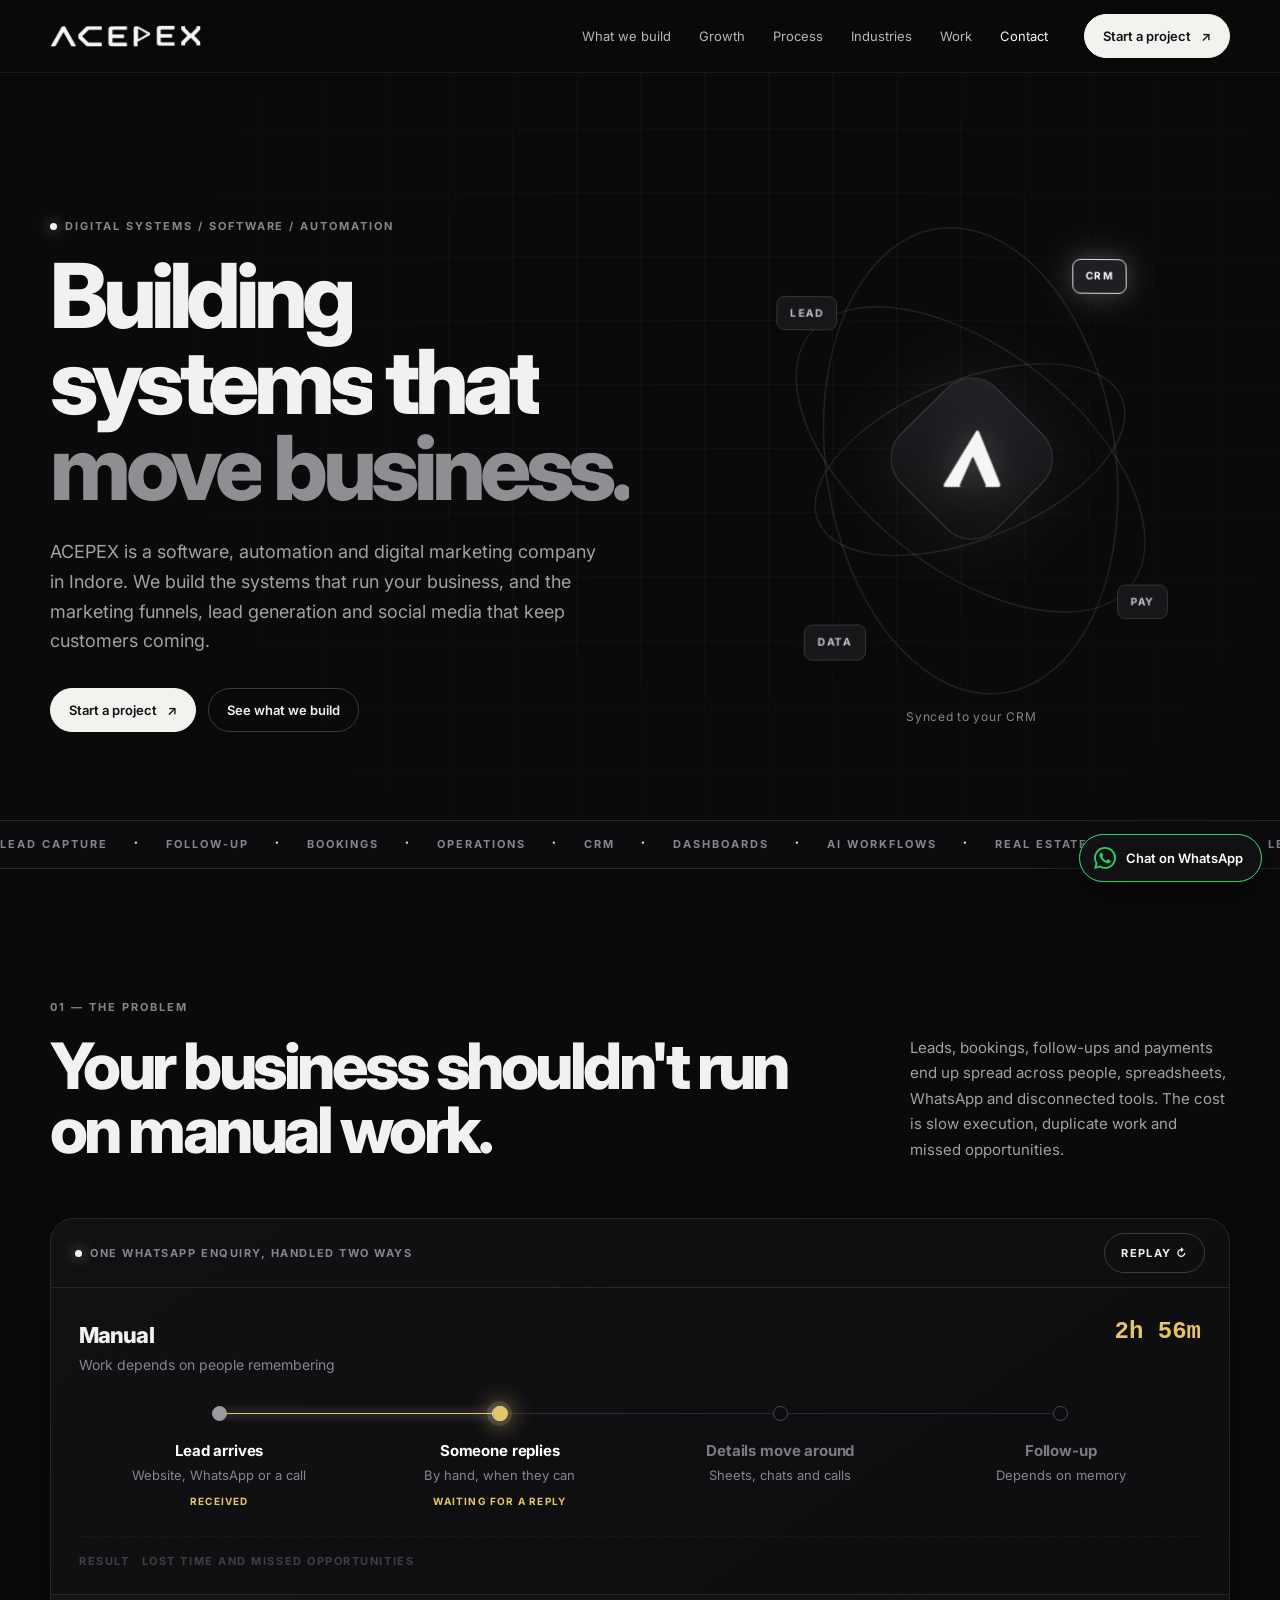
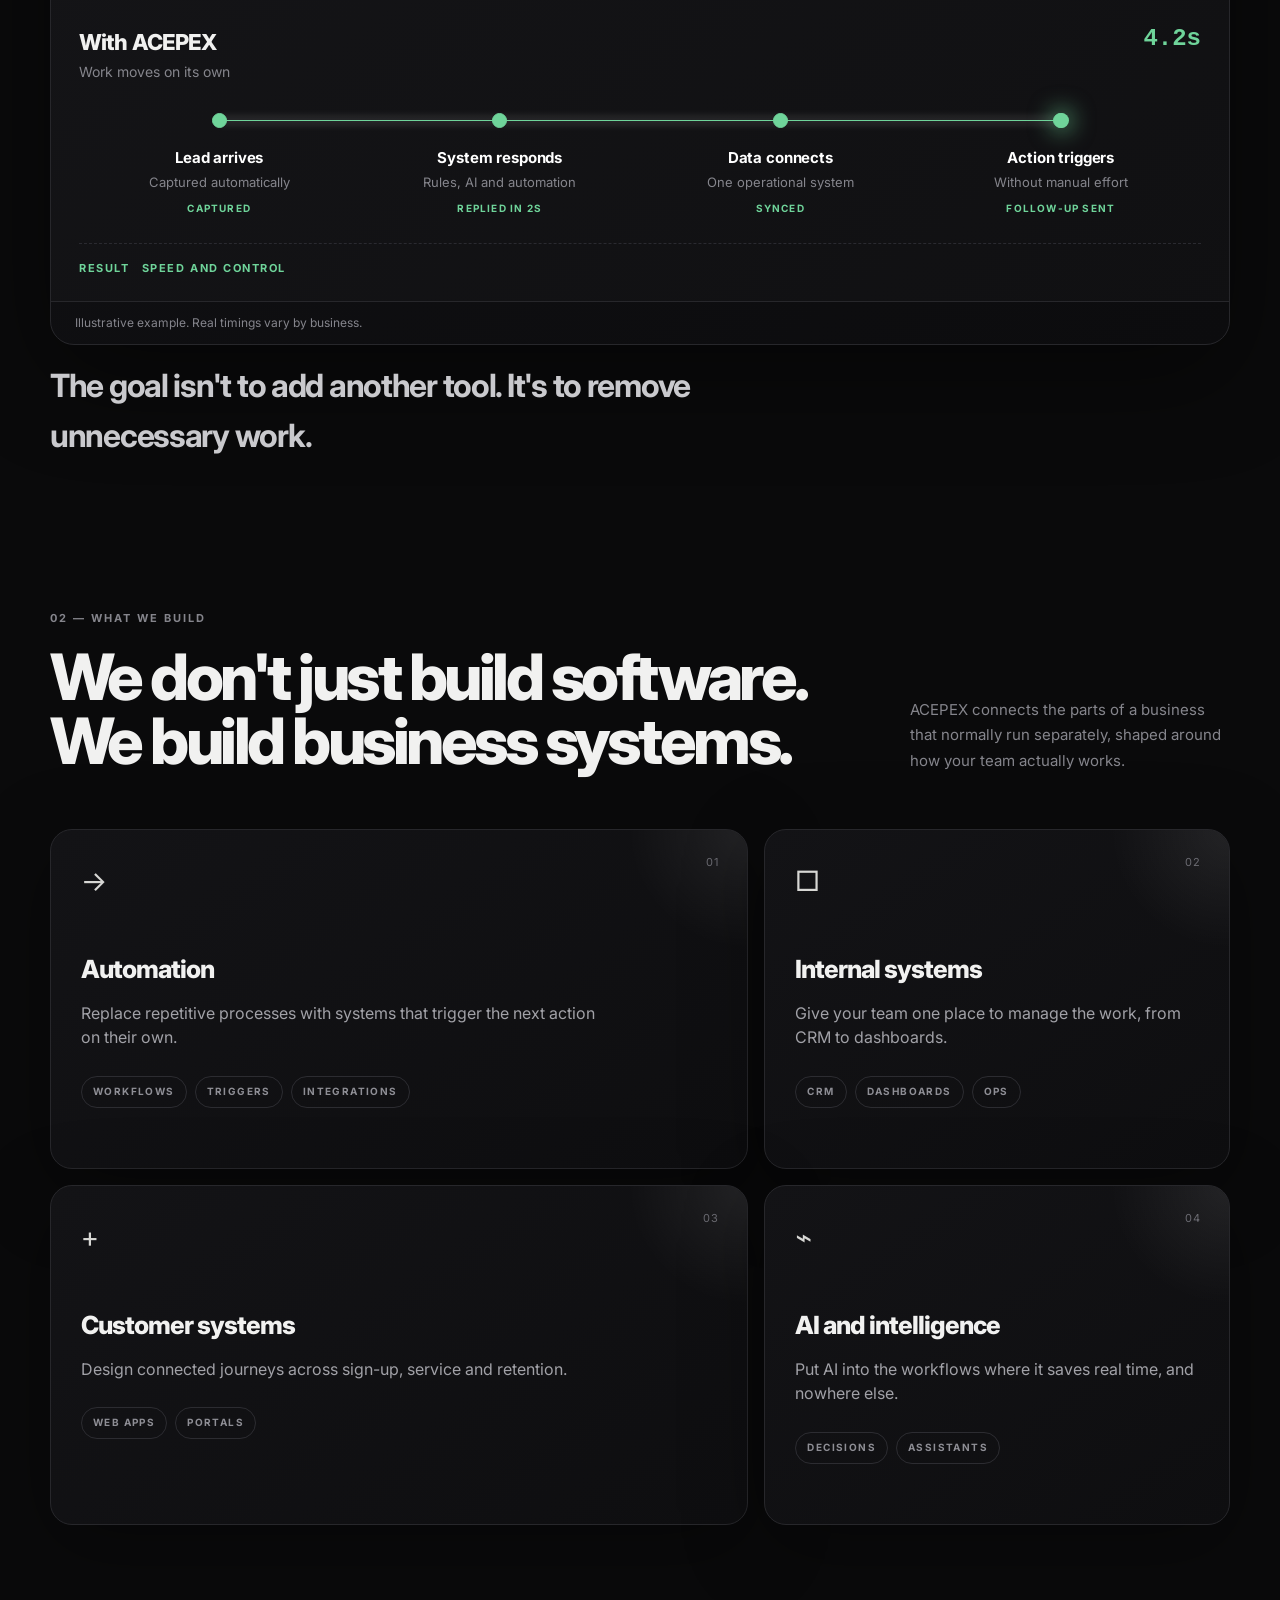
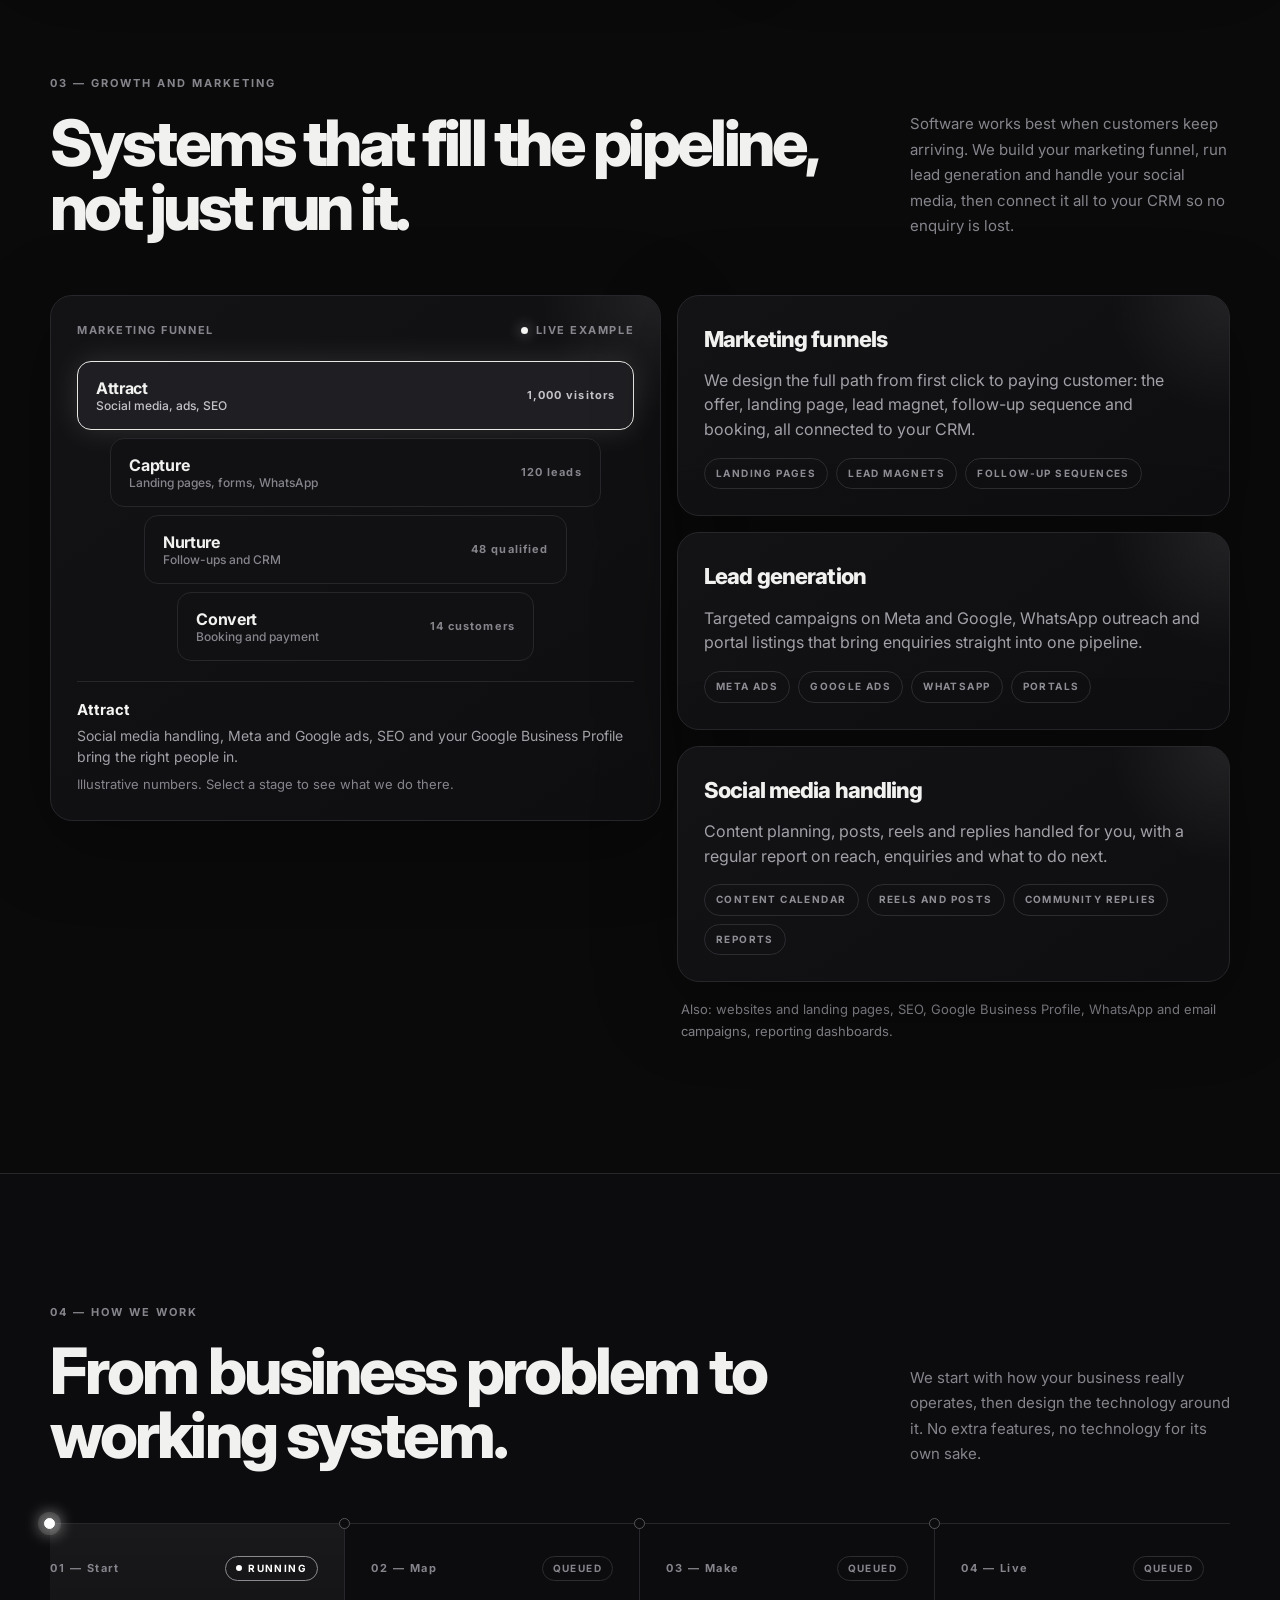
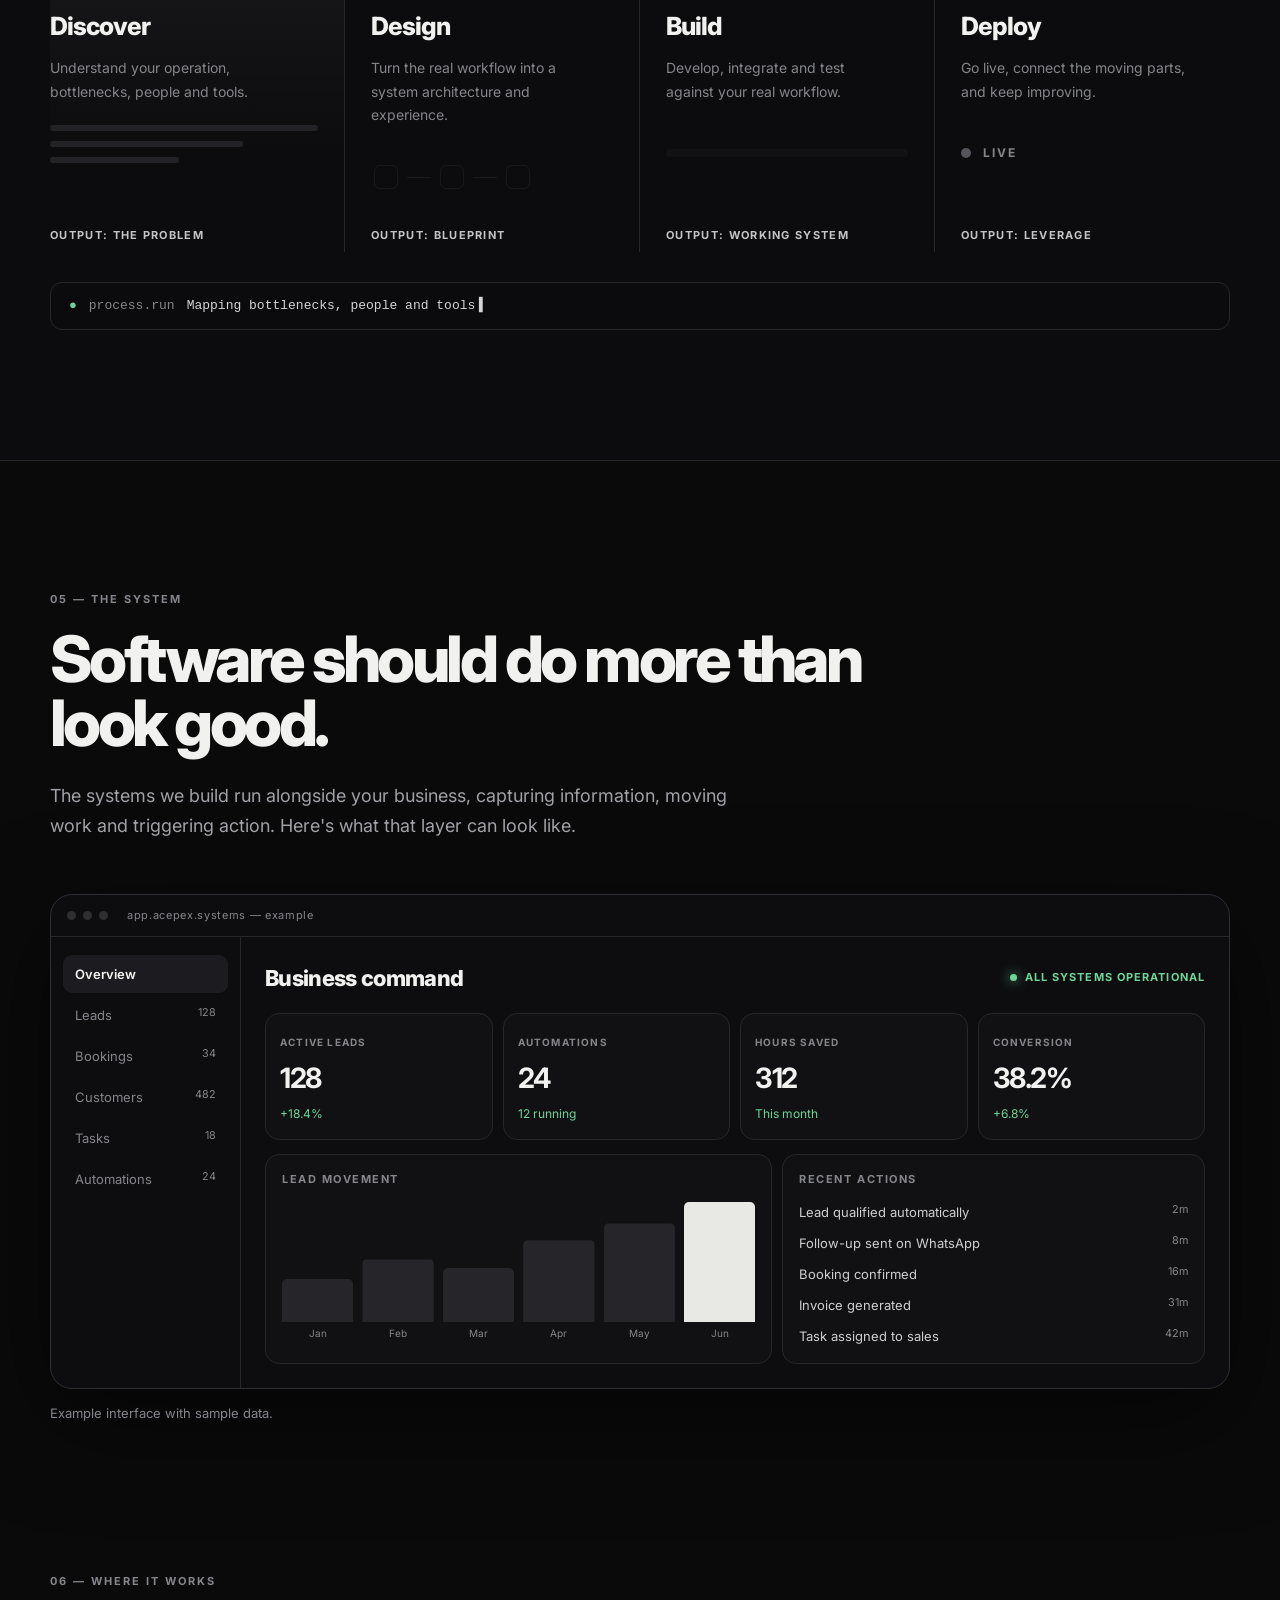
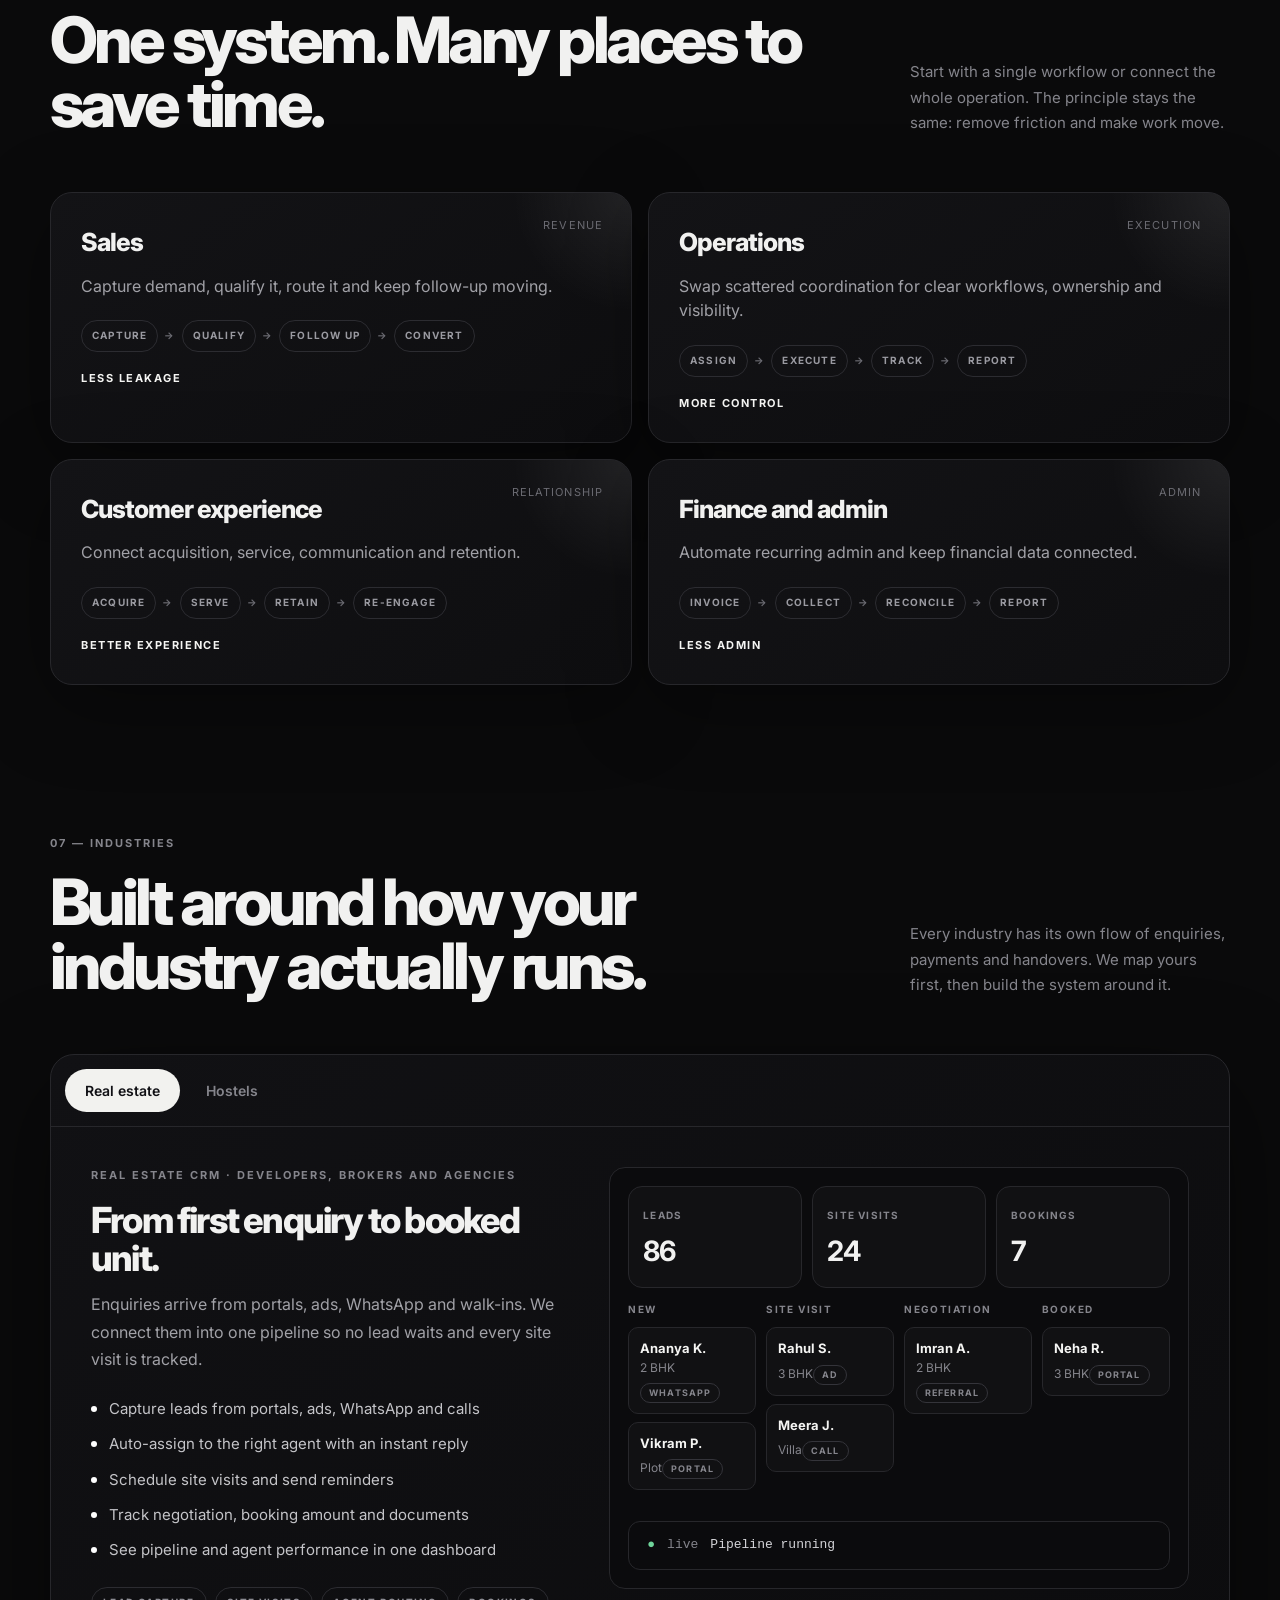
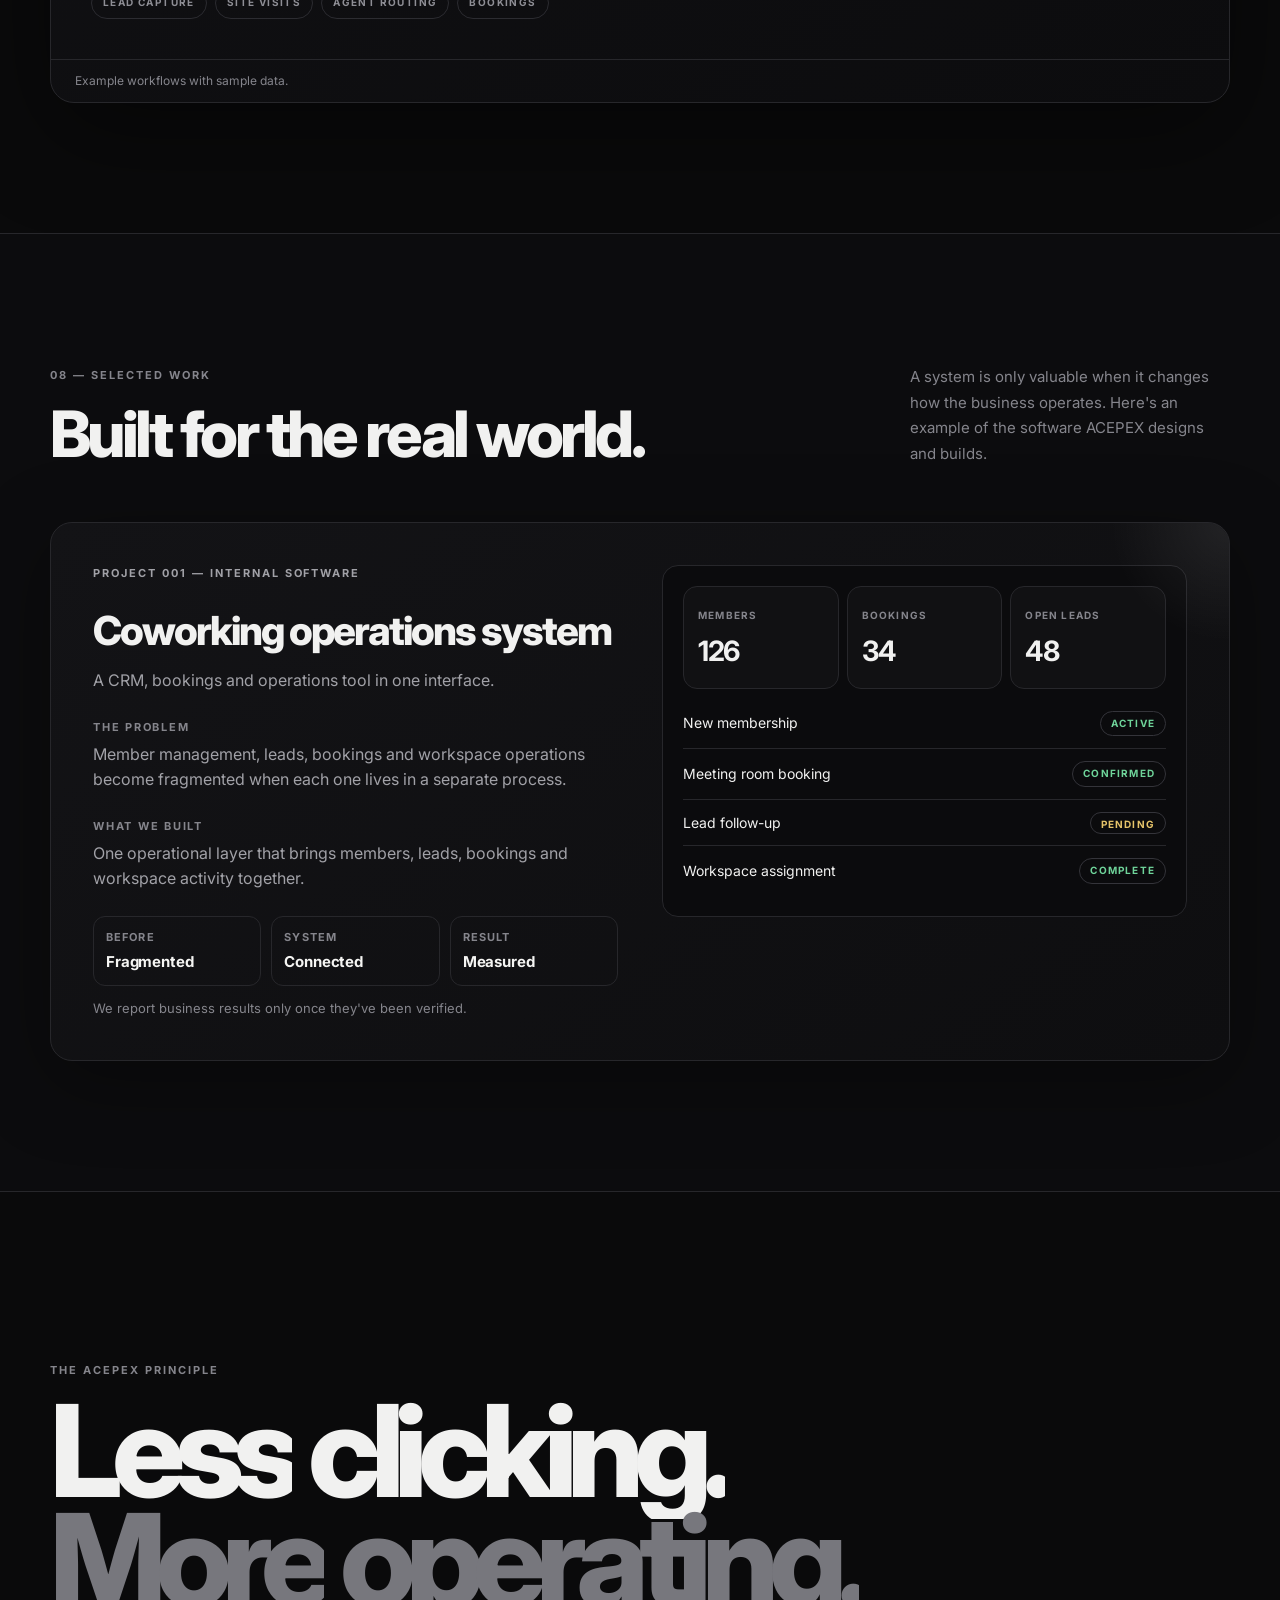
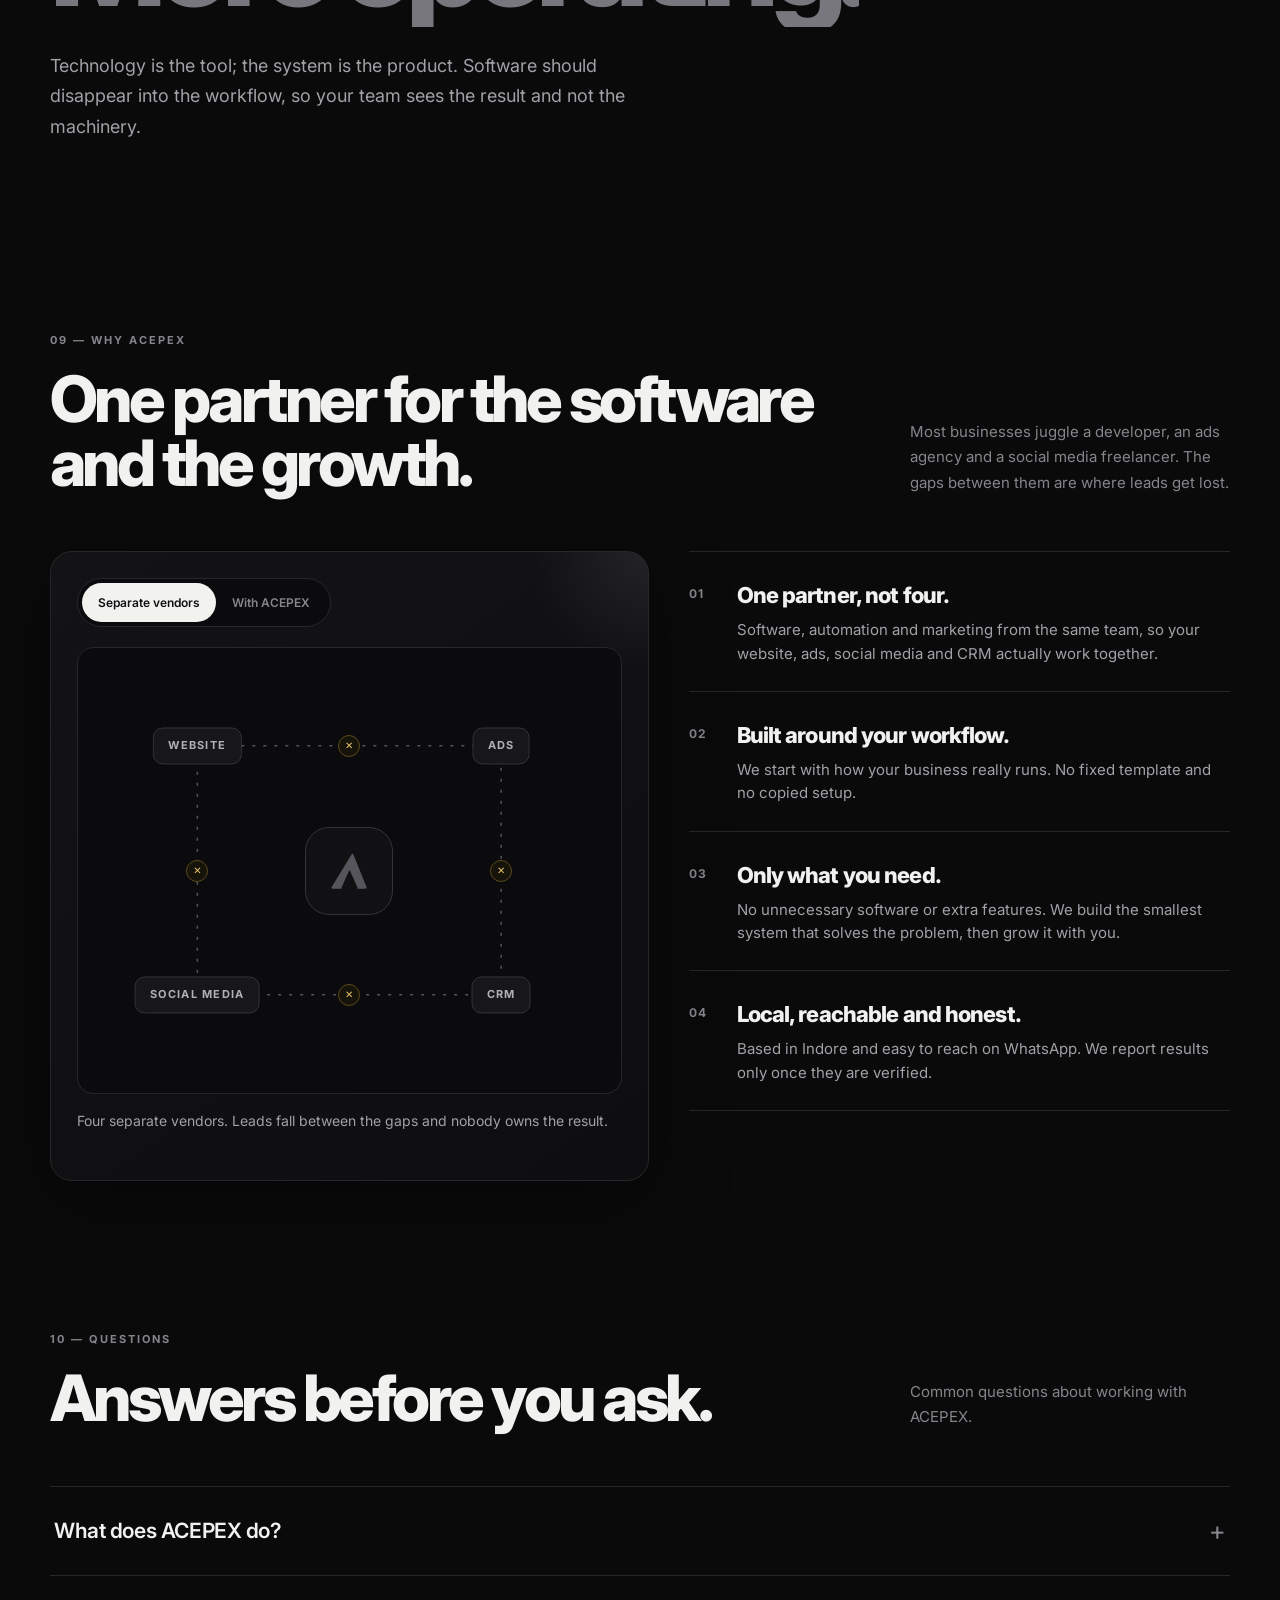
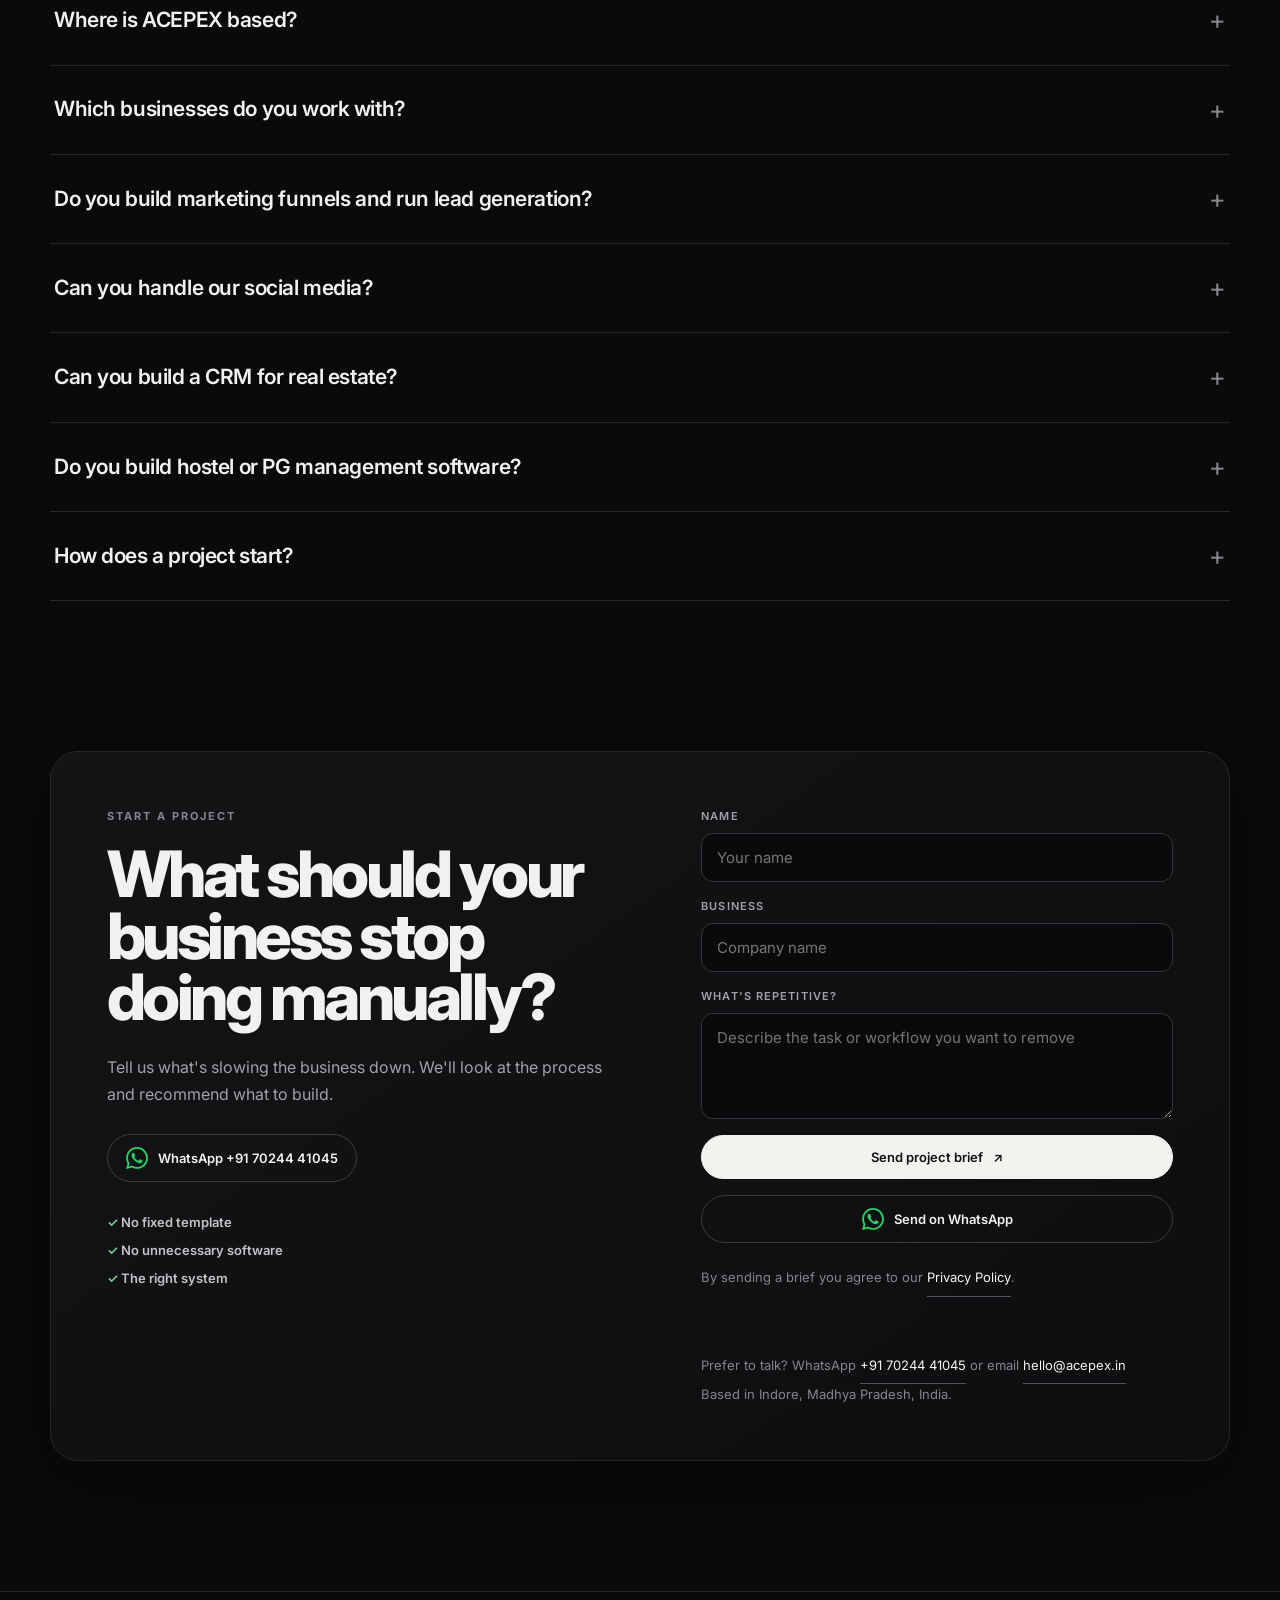
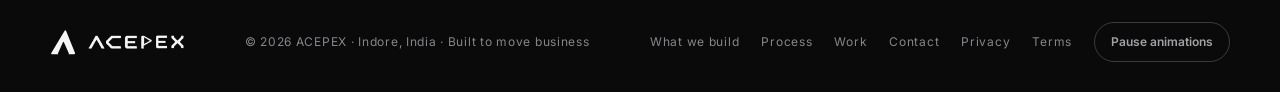
<file: index.html>
<!DOCTYPE html>
<html lang="en-IN">
<head>
<meta charset="utf-8">
<meta name="viewport" content="width=device-width, initial-scale=1, viewport-fit=cover">
<meta name="color-scheme" content="dark">
<script>try{if(sessionStorage.getItem("calm")==="1"){document.documentElement.classList.add("nomo");var mm=window.matchMedia;window.matchMedia=function(q){return/prefers-reduced-motion/.test(q)?{matches:true,media:q,addEventListener:function(){},removeEventListener:function(){}}:mm.call(window,q)}}}catch(e){}</script>
<title>ACEPEX</title>
<meta name="description" content="ACEPEX in Indore builds CRM, workflow automation and custom software, and runs marketing funnels, lead generation and social media for growing businesses.">
<link rel="canonical" href="https://acepex.vercel.app/">
<link rel="alternate" hreflang="en-IN" href="https://acepex.vercel.app/">
<link rel="alternate" hreflang="x-default" href="https://acepex.vercel.app/">
<meta name="robots" content="index,follow,max-image-preview:large,max-snippet:-1">
<meta name="author" content="ACEPEX">
<meta name="geo.region" content="IN-MP"><meta name="geo.placename" content="Indore">
<link rel="icon" href="/favicon.ico" sizes="48x48">
<link rel="icon" type="image/svg+xml" href="/favicon.svg">
<link rel="icon" type="image/png" sizes="32x32" href="/favicon-32x32.png">
<link rel="icon" type="image/png" sizes="16x16" href="/favicon-16x16.png">
<link rel="apple-touch-icon" href="/apple-touch-icon.png">
<link rel="manifest" href="/site.webmanifest">
<meta name="theme-color" content="#0a0a0b">
<meta property="og:type" content="website"><meta property="og:site_name" content="ACEPEX"><meta property="og:locale" content="en_IN">
<meta property="og:url" content="https://acepex.vercel.app/"><meta property="og:title" content="ACEPEX | Software, Automation & Marketing in Indore"><meta property="og:description" content="ACEPEX in Indore builds CRM, workflow automation and custom software, and runs marketing funnels, lead generation and social media for growing businesses.">
<meta property="og:image" content="https://acepex.vercel.app/og-image.png"><meta property="og:image:width" content="1200"><meta property="og:image:height" content="630"><meta property="og:image:alt" content="ACEPEX – building systems that move business">
<meta name="twitter:card" content="summary_large_image"><meta name="twitter:title" content="ACEPEX | Software, Automation & Marketing in Indore"><meta name="twitter:description" content="ACEPEX in Indore builds CRM, workflow automation and custom software, and runs marketing funnels, lead generation and social media for growing businesses."><meta name="twitter:image" content="https://acepex.vercel.app/og-image.png">
<!-- Google Search Console: paste your verification tag here -->
<!-- <meta name="google-site-verification" content="YOUR_TOKEN"> -->
<link rel="preconnect" href="https://fonts.googleapis.com"><link rel="preconnect" href="https://fonts.gstatic.com" crossorigin>
<link rel="preload" as="style" href="https://fonts.googleapis.com/css2?family=Inter:wght@400;500;600;700;800&display=swap" onload="this.onload=null;this.rel='stylesheet'"><noscript><link rel="stylesheet" href="https://fonts.googleapis.com/css2?family=Inter:wght@400;500;600;700;800&display=swap"></noscript>
<style>
:root{--bg:#0a0a0b;--panel:#111113;--panel2:#151518;--text:#f1f1f0;--muted:#a1a1a7;--dim:#85858c;--line:#27272b;--white:#f5f5f3;--max:1180px;--ok:#6fd49a;--sans:Inter,system-ui,-apple-system,"Segoe UI",sans-serif;color-scheme:dark;box-sizing:border-box;padding-top:env(safe-area-inset-top,0px);padding-bottom:env(safe-area-inset-bottom,0px)}
*,*::before,*::after{box-sizing:border-box}
html{scroll-behavior:smooth;scroll-padding-top:calc(env(safe-area-inset-top,0px) + 90px)}
body{margin:0;background:var(--bg);color:var(--text);font:400 16px/1.55 var(--sans);overflow-x:hidden;-webkit-font-smoothing:antialiased}
a{color:inherit;text-decoration:none}p{margin:0}
:focus-visible{outline:2px solid var(--white);outline-offset:3px;border-radius:6px}
.container{width:min(calc(100% - 48px),var(--max));margin:0 auto}
.eyebrow{margin:0 0 18px;font-size:11px;letter-spacing:.18em;color:var(--dim);font-weight:700;text-transform:uppercase}
.dotlive{width:7px;height:7px;border-radius:50%;display:inline-block;background:var(--white);box-shadow:0 0 14px rgba(255,255,255,.6);margin-right:8px;animation:pulse 2.4s infinite}
@keyframes pulse{50%{opacity:.35}}
h1,h2,h3{margin:0;font-weight:800}
.btn{border:1px solid #3b3b40;border-radius:999px;padding:12px 18px;font:600 13px var(--sans);display:inline-flex;align-items:center;gap:10px;transition:.25s;cursor:pointer;color:var(--text);background:transparent}
.btn.p{background:#f2f2ef;color:#111115;border-color:#f2f2ef}.btn.p:hover{background:#fff;transform:translateY(-2px)}
.btn.g:hover{border-color:#777;transform:translateY(-2px)}
/* header */
.hdr{position:fixed;top:0;left:0;right:0;z-index:20;padding-top:env(safe-area-inset-top,0px);background:rgba(10,10,11,.78);backdrop-filter:blur(18px);border-bottom:1px solid rgba(255,255,255,.07)}
.nav-wrap{height:72px;display:flex;align-items:center;justify-content:space-between;gap:28px}
.logo{height:26px;width:auto;display:block}
.nav{display:flex;gap:28px;margin-left:auto;margin-right:8px}
.nav a{font-size:13px;color:#b7b7bb;transition:.25s}.nav a:hover{color:var(--white)}
@media(max-width:820px){.nav{display:none}}
/* hero */
.hero{min-height:820px;padding-top:130px;position:relative;display:flex;align-items:center;overflow:hidden}
.grid-glow{position:absolute;inset:0;background-image:linear-gradient(rgba(255,255,255,.03) 1px,transparent 1px),linear-gradient(90deg,rgba(255,255,255,.03) 1px,transparent 1px);background-size:64px 64px;-webkit-mask-image:radial-gradient(circle at 58% 45%,#000 0%,rgba(0,0,0,.8) 32%,transparent 74%);mask-image:radial-gradient(circle at 58% 45%,#000 0%,rgba(0,0,0,.8) 32%,transparent 74%)}
.hero-grid{display:grid;grid-template-columns:1.1fr .9fr;align-items:center;gap:30px;position:relative;z-index:1}
h1{font-size:clamp(46px,7vw,92px);line-height:.96;letter-spacing:-.06em;max-width:780px}
h1 em{font-style:normal;color:#8e8e93}
.hero-text{font-size:18px;line-height:1.65;color:var(--muted);max-width:560px;margin:26px 0 32px}
.actions{display:flex;gap:12px;flex-wrap:wrap}
.orbital{position:relative;width:min(470px,100%);aspect-ratio:1;margin:0 auto}
.orbit{position:absolute;left:50%;top:50%;border:1px solid rgba(255,255,255,.14);border-radius:50%}
.o1{width:70%;height:34%;transform:translate(-50%,-50%) rotate(-22deg)}
.o2{width:87%;height:47%;transform:translate(-50%,-50%) rotate(38deg)}
.o3{width:100%;height:62%;transform:translate(-50%,-50%) rotate(82deg)}
.core{position:absolute;left:50%;top:50%;width:28%;aspect-ratio:1;border-radius:26%;background:linear-gradient(145deg,#232328,#0f0f11);border:1px solid #3a3a40;transform:translate(-50%,-50%) rotate(45deg);box-shadow:0 0 80px rgba(255,255,255,.07);display:grid;place-items:center}
.core span{transform:rotate(-45deg);font-weight:800;font-size:28px;letter-spacing:-.08em}
.node{position:absolute;background:#17171a;border:1px solid #333339;padding:8px 12px;border-radius:8px;color:#c4c4c9;font-size:10px;letter-spacing:.16em;font-weight:700;box-shadow:0 10px 40px rgba(0,0,0,.4)}
.n1{top:17%;left:10%}.n2{top:9%;right:18%}.n3{bottom:17%;right:10%}.n4{bottom:9%;left:16%}
.node.act{border-color:#d8d8d5;color:#fff;box-shadow:0 0 28px rgba(255,255,255,.25)}
.cap{text-align:center;margin-top:14px;font-size:12px;color:var(--dim);letter-spacing:.06em;min-height:18px}
@media(max-width:900px){.hero{min-height:auto;padding:130px 0 70px}.hero-grid{grid-template-columns:1fr}}
/* ticker */
.ticker{border-block:1px solid var(--line);overflow:hidden;background:#0c0c0e}
.track{display:flex;gap:26px;width:max-content;padding:15px 0;font-size:11px;font-weight:700;letter-spacing:.18em;color:#85858b;animation:mq 30s linear infinite;white-space:nowrap}
.track b{color:#cacac6;font-size:8px}
@keyframes mq{to{transform:translateX(-50%)}}
/* sections */
.section{padding:130px 0}
.section h2{font-size:clamp(36px,5vw,66px);line-height:1;letter-spacing:-.055em;max-width:880px}
.lede{font-size:18px;line-height:1.7;color:var(--muted);max-width:700px;margin:26px 0 0}
.shead{display:grid;grid-template-columns:1fr 320px;gap:60px;align-items:end;margin-bottom:56px}
.snote{color:var(--dim);font-size:15px;line-height:1.7}
@media(max-width:900px){.shead{grid-template-columns:1fr;gap:20px}}
.card{position:relative;border:1px solid var(--line);background:linear-gradient(145deg,#131316,#0e0e10);border-radius:22px;padding:30px;overflow:hidden;box-shadow:0 20px 80px rgba(0,0,0,.34)}
.card::before{content:"";position:absolute;width:240px;height:240px;right:-120px;top:-120px;border-radius:50%;background:radial-gradient(circle,rgba(255,255,255,.08),transparent 70%);pointer-events:none}
.card h3{font-size:25px;letter-spacing:-.04em;margin:0 0 12px}
.card p{color:var(--muted)}
.num{position:absolute;top:24px;right:28px;color:#6b6b72;font-size:11px;letter-spacing:.1em}
/* problem */
.cmp{display:grid;grid-template-columns:1fr 1fr;gap:16px;margin-top:56px}
.cmp ol{list-style:none;margin:20px 0 0;padding:0;display:grid;gap:16px}
.cmp li{display:grid;grid-template-columns:34px 1fr;font-size:16px;font-weight:600}
.cmp li span.i{font-size:11px;color:var(--dim);letter-spacing:.1em;padding-top:4px;font-weight:700}
.cmp li small{display:block;font-weight:400;color:var(--dim);font-size:14px}
.res{margin-top:26px;padding-top:18px;border-top:1px solid var(--line);font-size:11px;letter-spacing:.14em;font-weight:700;color:var(--dim);text-transform:uppercase}
.res b{display:block;margin-top:6px;font-size:16px;letter-spacing:-.01em;color:var(--white);text-transform:none}
.card.lit{background:linear-gradient(145deg,#f4f4f1,#d9d9d5);color:#111115;border-color:#f4f4f1}
.card.lit p,.card.lit li small,.card.lit .i,.card.lit .res{color:#4b4b52}.card.lit .res{border-color:#bdbdb8}.card.lit .res b{color:#111115}.card.lit::before{display:none}
.quote{margin-top:16px;font-size:clamp(22px,3vw,32px);letter-spacing:-.04em;font-weight:700;color:#c9c9cd;max-width:700px}
@media(max-width:800px){.cmp{grid-template-columns:1fr}}
/* build */
.grid4{display:grid;grid-template-columns:1.2fr .8fr;gap:16px}
.grid4 .card{min-height:340px;display:flex;flex-direction:column}
.ic{font-size:28px;color:#d7d7d4;margin-bottom:46px}
.chips{margin-top:auto;padding-top:26px;display:flex;flex-wrap:wrap;gap:8px}
.chips span{border:1px solid #2c2c31;border-radius:999px;padding:7px 11px;font-size:10px;letter-spacing:.14em;font-weight:700;color:#8e8e95;text-transform:uppercase}
@media(max-width:900px){.grid4{grid-template-columns:1fr}.grid4 .card{min-height:0}}
/* process */
.process{background:#0c0c0e;border-block:1px solid var(--line)}
.steps{display:grid;grid-template-columns:repeat(4,1fr);border-top:1px solid var(--line)}
.step{padding:32px 26px 8px 0;border-right:1px solid var(--line);min-height:260px;display:flex;flex-direction:column}
.step+.step{padding-left:26px}.step:last-child{border:0}
.step .k{font-size:11px;color:var(--dim);letter-spacing:.14em;font-weight:700}
.step h3{font-size:25px;letter-spacing:-.04em;margin:40px 0 10px}
.step p{color:var(--dim);font-size:14px;line-height:1.7;max-width:230px}
.step .out{margin-top:auto;padding-top:20px;font-size:11px;letter-spacing:.12em;font-weight:700;color:#c4c4c8;text-transform:uppercase}
@media(max-width:900px){.steps{grid-template-columns:1fr 1fr}.step{border-bottom:1px solid var(--line)}.step:nth-child(2){border-right:0}.step:nth-child(3){padding-left:0}}
@media(max-width:560px){.steps{grid-template-columns:1fr}.step,.step+.step{border-right:0;padding:26px 0;min-height:0}.step h3{margin-top:24px}.step .out{padding-top:14px}}
/* product */
.app{display:grid;grid-template-columns:190px 1fr;border:1px solid #2f2f35;border-radius:22px;overflow:hidden;background:#0d0d0f;margin-top:52px;box-shadow:0 30px 100px rgba(0,0,0,.5)}
.bar{grid-column:1/-1;display:flex;gap:7px;align-items:center;padding:12px 16px;border-bottom:1px solid var(--line);font-size:11px;color:var(--dim);letter-spacing:.06em}
.bar i{width:9px;height:9px;border-radius:50%;background:#2d2d32}.bar span{margin-left:12px}
.side{padding:18px 12px;border-right:1px solid var(--line);display:grid;gap:3px;align-content:start;font-size:13px}
.side span{padding:9px 12px;border-radius:9px;color:var(--dim);display:flex;justify-content:space-between}
.side .cur{background:#1c1c20;color:var(--white);font-weight:600}
.main{padding:24px;min-width:0}
.mtop{display:flex;justify-content:space-between;align-items:center;gap:12px;flex-wrap:wrap;margin-bottom:18px}
.mtop h3{font-size:22px;letter-spacing:-.03em}.st{font-size:11px;letter-spacing:.1em;color:var(--ok);font-weight:700;text-transform:uppercase}
.stats{display:grid;grid-template-columns:repeat(4,1fr);gap:10px;margin-bottom:14px}
.stat{border:1px solid var(--line);border-radius:14px;padding:14px;background:var(--panel)}
.stat span{font-size:10px;letter-spacing:.12em;color:var(--dim);font-weight:700;text-transform:uppercase}
.stat b{display:block;font-size:28px;letter-spacing:-.05em;margin-top:4px}.stat em{font-style:normal;font-size:12px;color:var(--ok)}
.split{display:grid;grid-template-columns:1.2fr 1fr;gap:10px}
.box{border:1px solid var(--line);border-radius:14px;padding:16px;background:var(--panel)}
.box h4{margin:0 0 14px;font-size:11px;letter-spacing:.14em;color:var(--dim);text-transform:uppercase}
.bars{display:flex;align-items:flex-end;gap:9px;height:120px;margin-bottom:22px}
.bars div{flex:1;background:#25252a;border-radius:5px 5px 0 0;position:relative}.bars div:last-child{background:#e8e8e5}
.bars span{position:absolute;bottom:-20px;left:50%;transform:translateX(-50%);font-size:10px;color:var(--dim)}
.acts{list-style:none;margin:0;padding:0;display:grid;gap:11px;font-size:13px}
.acts li{display:flex;justify-content:space-between;gap:10px;color:#cfcfd3}.acts small{color:var(--dim)}
@media(max-width:860px){.app{grid-template-columns:1fr}.side{display:none}.stats{grid-template-columns:1fr 1fr}.split{grid-template-columns:1fr}}
/* where */
.where{display:grid;grid-template-columns:repeat(2,1fr);gap:16px;margin-top:0}
.path{display:flex;flex-wrap:wrap;gap:6px;align-items:center;margin-top:22px;font-size:10px;letter-spacing:.12em;font-weight:700;color:#9a9aa1;text-transform:uppercase}
.path span{border:1px solid #2c2c31;border-radius:999px;padding:7px 10px}.path i{font-style:normal;color:#6b6b72}
.where .out{margin-top:18px;font-size:11px;letter-spacing:.14em;font-weight:700;color:var(--white);text-transform:uppercase}
@media(max-width:760px){.where{grid-template-columns:1fr}}
/* work */
.case{display:grid;grid-template-columns:1fr 1fr;gap:44px;padding:42px}
.case h3{font-size:clamp(28px,3.4vw,40px);letter-spacing:-.05em;margin-bottom:6px}
.case h4{margin:26px 0 6px;font-size:11px;letter-spacing:.16em;color:var(--dim);text-transform:uppercase}
.ba{display:grid;grid-template-columns:repeat(3,1fr);gap:10px;margin-top:26px}
.ba div{border:1px solid var(--line);border-radius:12px;padding:12px;font-size:11px;letter-spacing:.1em;color:var(--dim);text-transform:uppercase;font-weight:700}
.ba b{display:block;font-size:15px;letter-spacing:-.01em;color:var(--white);margin-top:3px;text-transform:none}
.fine{font-size:13px!important;color:var(--dim)!important;margin-top:12px}
.mini{border:1px solid var(--line);border-radius:16px;background:#0b0b0d;padding:20px;align-self:start}
.mini .row{display:flex;justify-content:space-between;align-items:center;padding:12px 0;border-bottom:1px solid var(--line);font-size:14px}.mini .row:last-child{border:0}
.tag{font-size:10px;letter-spacing:.12em;font-weight:700;padding:4px 10px;border-radius:999px;border:1px solid #34343a;color:var(--ok);text-transform:uppercase}.tag.w{color:#e6c46a}
.mini .three{display:grid;grid-template-columns:repeat(3,1fr);gap:8px;margin-bottom:10px}
@media(max-width:860px){.case{grid-template-columns:1fr;padding:26px}}
/* manifesto */
.mani{padding:170px 0}
.mani h2{font-size:clamp(60px,10vw,138px);line-height:.85;letter-spacing:-.08em;max-width:none;margin-bottom:36px}.mani h2 .g{color:#77777d}
.mani p.l{max-width:590px;color:var(--muted);font-size:18px;line-height:1.7}
/* contact */
.cbox{border:1px solid var(--line);border-radius:28px;background:linear-gradient(145deg,#141417,#0e0e10);padding:56px;display:grid;grid-template-columns:1fr .9fr;gap:70px;box-shadow:0 20px 80px rgba(0,0,0,.34)}
.cbox h2{font-size:clamp(38px,5vw,68px);line-height:.96}
.checks{display:grid;gap:8px;margin-top:30px;font-size:13px;font-weight:600;color:#c4c4c8}.checks span::before{content:"✓  ";color:var(--ok)}
form{display:flex;flex-direction:column;gap:16px}
label{display:flex;flex-direction:column;gap:8px;color:#a1a1a7;font-size:11px;letter-spacing:.1em;text-transform:uppercase;font-weight:600}
input,textarea{width:100%;background:#0a0a0c;border:1px solid #34343a;border-radius:12px;padding:14px 15px;color:#ededeb;font:400 15px var(--sans);resize:vertical}
input:focus,textarea:focus{border-color:#8a8a90;outline:none}
.fst{min-height:18px;font-size:13px;color:var(--muted)}
.mail{font-size:13px;color:var(--dim)}.mail a{color:var(--white);border-bottom:1px solid #55555b}
@media(max-width:900px){.cbox{grid-template-columns:1fr;gap:36px;padding:30px}}
footer{border-top:1px solid var(--line);padding:26px 0;color:var(--dim);font-size:12px;letter-spacing:.06em}
.fw{display:flex;justify-content:space-between;gap:16px;flex-wrap:wrap;align-items:center}.fw nav{display:flex;gap:22px}
/* reveal */
.js .rv{opacity:0;transform:translateY(16px);transition:opacity .7s,transform .7s}.js .rv.on{opacity:1;transform:none}
@media(max-width:600px){.container{width:min(calc(100% - 30px),var(--max))}.section{padding:84px 0}.mani{padding:90px 0}.logo{height:22px}.hero-text{font-size:16px}}
@media(prefers-reduced-motion:reduce){*{animation:none!important;transition:none!important}html{scroll-behavior:auto}.js .rv{opacity:1;transform:none}}

/* ===== motion layer ===== */
.prog{position:fixed;top:0;left:0;right:0;height:2px;background:linear-gradient(90deg,#555,#fff);transform-origin:left;transform:scaleX(0);z-index:40}
.hdr.sc{background:rgba(10,10,11,.92);border-bottom-color:rgba(255,255,255,.12)}
.nav a.act{color:var(--white)}
.btn span[aria-hidden]{display:inline-block;transition:transform .25s}.btn:hover span[aria-hidden]{transform:translate(3px,-3px)}
.btn.p{position:relative;overflow:hidden}
.btn.p::after{content:"";position:absolute;top:0;bottom:0;left:-60%;width:40%;background:linear-gradient(100deg,transparent,rgba(255,255,255,.7),transparent);transform:skewX(-20deg);transition:left .6s}
.btn.p:hover::after{left:130%}
.w{display:inline-block;overflow:hidden;vertical-align:top;padding-bottom:.1em;margin-bottom:-.1em}
.w>span{display:inline-block}
.js .w>span{transform:translateY(108%);transition:transform 1s cubic-bezier(.2,.8,.2,1);transition-delay:calc(var(--i)*80ms + 120ms)}
.js .on .w>span,.js .w.on>span{transform:none}
.o1{animation:r1 80s linear infinite}.o2{animation:r2 110s linear infinite}.o3{animation:r3 140s linear infinite}
@keyframes r1{to{transform:translate(-50%,-50%) rotate(338deg)}}
@keyframes r2{to{transform:translate(-50%,-50%) rotate(398deg)}}
@keyframes r3{to{transform:translate(-50%,-50%) rotate(-278deg)}}
.core{animation:glow 4s ease-in-out infinite}
@keyframes glow{50%{box-shadow:0 0 120px rgba(255,255,255,.2)}}
.node{animation:fl 6s ease-in-out infinite;transition:border-color .4s,color .4s,box-shadow .4s}
.n2{animation-delay:-1.5s}.n3{animation-delay:-3s}.n4{animation-delay:-4.5s}
@keyframes fl{50%{translate:0 -9px}}
.cap{transition:opacity .3s}
.ticker:hover .track{animation-play-state:paused}
.card::after{content:"";position:absolute;inset:0;border-radius:inherit;background:radial-gradient(380px circle at var(--mx,50%) var(--my,-60%),rgba(255,255,255,.1),transparent 62%);opacity:0;transition:opacity .35s;pointer-events:none}
.card:hover::after{opacity:1}
.card{transition:border-color .35s,transform .35s}.card:hover{border-color:#3d3d44;transform:translateY(-4px)}
.card.lit:hover{border-color:#fff}
.bars div{clip-path:inset(100% 0 -30px 0);transition:clip-path 1s cubic-bezier(.2,.8,.2,1)}
.app.on .bars div{clip-path:inset(0 0 -30px 0)}
.bars div:nth-child(2){transition-delay:.08s}.bars div:nth-child(3){transition-delay:.16s}.bars div:nth-child(4){transition-delay:.24s}.bars div:nth-child(5){transition-delay:.32s}.bars div:nth-child(6){transition-delay:.4s}
.js .acts li{opacity:0;transform:translateX(-12px);transition:opacity .6s,transform .6s}
.js .app.on .acts li{opacity:1;transform:none}
.acts li:nth-child(1){transition-delay:.5s}.acts li:nth-child(2){transition-delay:.65s}.acts li:nth-child(3){transition-delay:.8s}.acts li:nth-child(4){transition-delay:.95s}.acts li:nth-child(5){transition-delay:1.1s}
.steps{position:relative}
.steps::before{content:"";position:absolute;left:0;right:0;top:-1px;height:1px;background:#fff;box-shadow:0 0 12px #fff;transform:scaleX(0);transform-origin:left;transition:transform 1.8s cubic-bezier(.4,0,.2,1)}
.steps.on::before{transform:none}
.step:hover h3{transform:translateX(6px)}.step h3{transition:transform .35s}
.tag,.dotlive{will-change:opacity}
.res b,.num{transition:color .3s}

/* ===== process pipeline ===== */
#process h2{letter-spacing:-.045em}
.step{position:relative;min-height:0;transition:background .6s}
.step h3{margin:26px 0 10px}
.step .out{padding-top:22px}
.top{display:flex;justify-content:space-between;align-items:center;gap:8px;flex-wrap:wrap}
.chip{display:inline-flex;align-items:center;gap:6px;font-size:10px;letter-spacing:.14em;font-weight:700;text-transform:uppercase;padding:4px 10px;border:1px solid #2c2c31;border-radius:999px;color:var(--dim);transition:.4s}
.chip::after{content:"Queued"}
.run .chip{color:#fff;border-color:#8a8a90}.run .chip::after{content:"Running"}
.run .chip::before{content:"";width:6px;height:6px;border-radius:50%;background:#fff;animation:pulse 1s infinite}
.done .chip{color:var(--ok);border-color:#2f5a44}.done .chip::after{content:"Done"}
.step:last-child.done .chip::after{content:"Live"}
.step.run{background:linear-gradient(180deg,rgba(255,255,255,.055),transparent 70%)}
.step::before{content:"";position:absolute;top:-6px;left:-6px;width:11px;height:11px;border-radius:50%;background:#0c0c0e;border:1px solid #55555b;transition:.4s;z-index:2}
.step:first-child::before{left:0}
.step.run::before{background:#fff;border-color:#fff;box-shadow:0 0 0 6px rgba(255,255,255,.12),0 0 20px #fff;animation:ring 1.6s infinite}
.step.done::before{background:var(--ok);border-color:var(--ok)}
@keyframes ring{50%{box-shadow:0 0 0 11px rgba(255,255,255,0),0 0 20px #fff}}
.steps::before{right:auto;width:calc(var(--k,0)*25%);transform:none;transition:width 1.4s cubic-bezier(.4,0,.2,1)}
.steps::after{content:"";position:absolute;top:-4px;left:calc(var(--k,0)*25%);width:7px;height:7px;margin-left:-3px;border-radius:50%;background:#fff;box-shadow:0 0 16px 3px rgba(255,255,255,.7);transition:left 1.4s cubic-bezier(.4,0,.2,1);z-index:3}
.steps.rs::before,.steps.rs::after{transition:none}
.pk{position:absolute;top:-2px;left:0;width:90px;height:3px;border-radius:2px;background:linear-gradient(90deg,transparent,rgba(255,255,255,.9));opacity:0;animation:pk 3.6s cubic-bezier(.4,0,.2,1) infinite;z-index:1}
@keyframes pk{0%{left:-90px;opacity:0}15%,85%{opacity:1}100%{left:100%;opacity:0}}
.vis{height:56px;margin-top:22px;opacity:.4;transition:opacity .5s}.run .vis{opacity:1}.done .vis{opacity:.8}
.v1 i{display:block;height:6px;border-radius:3px;background:#222227;margin-bottom:10px;position:relative;overflow:hidden}
.v1 i:nth-child(2){width:72%}.v1 i:nth-child(3){width:48%}
.run .v1 i::after{content:"";position:absolute;inset:0;background:linear-gradient(90deg,transparent,rgba(255,255,255,.75),transparent);transform:translateX(-100%);animation:scan 1.3s infinite}
.done .v1 i{background:#3a3a40}
@keyframes scan{to{transform:translateX(100%)}}
.v2{display:flex;align-items:center;gap:6px}
.v2 b{width:30px;height:30px;border:1px solid #3a3a40;border-radius:8px;transform:scale(.8);transition:.5s}
.v2 u{flex:1;max-width:24px;height:1px;background:#34343a}
.run .v2 b,.done .v2 b{transform:none;border-color:#b0b0b5}
.run .v2 b:nth-child(3){transition-delay:.5s}.run .v2 b:nth-child(5){transition-delay:1s}
.v3{height:8px;border-radius:4px;background:#1c1c20;overflow:hidden;margin-top:24px}
.v3 i{display:block;height:100%;width:0;background:#e8e8e5;transition:width .3s}
.run .v3 i{width:100%;transition:width 2.4s linear}.done .v3 i{width:100%;transition:none}
.v4{display:flex;align-items:center;gap:12px;font-size:12px;letter-spacing:.16em;font-weight:700;color:var(--dim)}
.v4 s{display:block;width:10px;height:10px;border-radius:50%;background:#55555b;text-decoration:none}
.run .v4 s{background:#fff}.done .v4{color:var(--ok)}
.done .v4 s{background:var(--ok);animation:ping 1.8s infinite}
@keyframes ping{0%{box-shadow:0 0 0 0 rgba(111,212,154,.6)}100%{box-shadow:0 0 0 12px transparent}}
.plog{margin-top:30px;border:1px solid var(--line);border-radius:12px;background:#0b0b0d;padding:14px 18px;display:flex;gap:12px;align-items:center;font:500 13px/1.4 ui-monospace,SFMono-Regular,Menlo,Consolas,monospace;color:#d4d4d8;overflow:hidden}
.plog .ok{color:var(--ok);animation:pulse 1.4s infinite}.plog .pl{color:var(--dim)}
#plog::after{content:"▍";margin-left:4px;animation:pulse 1s steps(1) infinite}
@media(max-width:900px){.steps::before,.steps::after,.pk,.step::before{display:none}}

/* ===== interactive orbital ===== */
.orbital{transform-style:preserve-3d;will-change:transform;touch-action:pan-y}
.halo{position:absolute;inset:0;border-radius:50%;background:radial-gradient(240px circle at var(--gx,50%) var(--gy,50%),rgba(255,255,255,.13),transparent 65%);opacity:0;transition:opacity .4s;pointer-events:none}
.orbital.hov .halo{opacity:1}
.orbital.hov .orbit{border-color:rgba(255,255,255,.3)}
.orbit{transition:border-color .5s}
.core{translate:0 0 26px;transition:scale .45s cubic-bezier(.2,.8,.2,1),filter .4s}
.orbital.hov .core{scale:1.06}.orbital.lk .core{scale:1.12;filter:brightness(1.4)}
.node{cursor:pointer}
.node.act{background:#1f1f23}
.links{position:absolute;inset:0;width:100%;height:100%;overflow:visible;pointer-events:none;translate:0 0 20px}
.links line{stroke:#fff;stroke-width:1.5;stroke-dasharray:4 7;vector-effect:non-scaling-stroke;opacity:0;transition:opacity .35s;animation:dash .7s linear infinite;filter:drop-shadow(0 0 4px rgba(255,255,255,.9))}
.links line.on{opacity:.95}
@keyframes dash{to{stroke-dashoffset:-11}}

/* ===== problem race ===== */
:root{--warn:#e6c46a}
.race{border:1px solid var(--line);border-radius:24px;background:linear-gradient(145deg,#111114,#0c0c0e);overflow:hidden;box-shadow:0 30px 100px rgba(0,0,0,.45)}
.rbar{display:flex;justify-content:space-between;align-items:center;gap:12px;flex-wrap:wrap;padding:14px 24px;border-bottom:1px solid var(--line);font-size:11px;letter-spacing:.14em;font-weight:700;color:var(--dim);text-transform:uppercase}
.rp{font:700 11px var(--sans);letter-spacing:.12em;text-transform:uppercase;color:var(--text);background:transparent;border:1px solid #3b3b40;border-radius:999px;padding:7px 14px;cursor:pointer;transition:.25s}.rp:hover{border-color:#888}
.lane{padding:30px 28px 24px}.lane+.lane{border-top:1px solid var(--line);background:rgba(255,255,255,.015)}
.lhead{display:flex;justify-content:space-between;align-items:flex-start;gap:16px;margin-bottom:30px}
.lhead h3{font-size:22px;letter-spacing:-.04em}.lhead p{color:var(--dim);font-size:14px;margin-top:2px}
.clock{font:600 24px ui-monospace,SFMono-Regular,Menlo,Consolas,monospace;font-variant-numeric:tabular-nums;color:#6b6b72;transition:color .4s}
.bad.run .clock{color:var(--warn)}.good.run .clock{color:var(--ok)}
.tr{position:relative;display:grid;grid-template-columns:repeat(4,1fr);--p:0;--f:0;--d:1s}
.tr::before,.fill{content:"";position:absolute;top:7px;left:12.5%;height:1px}
.tr::before{right:12.5%;background:#2a2a30}
.fill{width:calc(var(--f)*25%);background:#fff;box-shadow:0 0 10px currentColor;transition:width var(--d) cubic-bezier(.5,0,.2,1)}
.bad .fill{background:var(--warn)}.good .fill{background:var(--ok)}
.pkt{position:absolute;top:0;left:calc(12.5% + var(--p)*25%);width:15px;height:15px;margin-left:-7px;border-radius:50%;background:#fff;box-shadow:0 0 22px 4px rgba(255,255,255,.65);z-index:3;transition:left var(--d) cubic-bezier(.5,0,.2,1),opacity .6s,transform .6s,background .4s}
.pkt.wait{background:var(--warn);box-shadow:0 0 22px 4px rgba(230,196,106,.55)}
.pkt.lost{opacity:0;transform:scale(.3)}
.good .pkt{background:var(--ok);box-shadow:0 0 22px 4px rgba(111,212,154,.6)}
.nt .pkt,.nt .fill{transition:none}
.s{text-align:center;padding:0 8px}
.n{display:grid;place-items:center;width:15px;height:15px;margin:0 auto;border-radius:50%;background:#0c0c0e;border:1px solid #4a4a50;position:relative;z-index:2;transition:.4s;font-style:normal}
.s b{display:block;margin-top:18px;font-size:15px;letter-spacing:-.01em;color:#7a7a81;transition:color .4s}
.s small{display:block;margin-top:4px;color:var(--dim);font-size:13px;line-height:1.4}
.tg{display:block;margin-top:10px;min-height:14px;font-style:normal;font-size:10px;letter-spacing:.12em;font-weight:700;text-transform:uppercase}
.bad .tg{color:var(--warn)}.good .tg{color:var(--ok)}
.s.on b,.s.ok b{color:#fff}
.s.on .n{border-color:#fff;box-shadow:0 0 0 5px rgba(255,255,255,.12)}
.bad .s.ok .n{background:#9a9aa1;border-color:#9a9aa1}.good .s.ok .n{background:var(--ok);border-color:var(--ok)}
.s.x b{color:var(--warn)}.s.x .n{border-color:var(--warn)}.s.x .n::after{content:"✕";color:var(--warn);font-size:9px;line-height:1}
.vd{margin-top:26px;padding-top:16px;border-top:1px dashed #2a2a30;font-size:11px;letter-spacing:.14em;font-weight:700;color:var(--dim);text-transform:uppercase;opacity:.4;transition:opacity .5s,color .5s}
.vd b{margin-left:8px;color:inherit}
.fin .vd{opacity:1}.bad.fin .vd{color:var(--warn)}.good.fin .vd{color:var(--ok)}
.ill{padding:12px 24px;border-top:1px solid var(--line);font-size:12px;color:var(--dim)}
@media(max-width:640px){.lane{padding:24px 12px 20px}.s{padding:0 3px}.s small{display:none}.s b{font-size:12px;margin-top:14px}.tg{font-size:9px;letter-spacing:.06em}.lhead h3{font-size:19px}.clock{font-size:19px}.rbar{padding:12px 16px}}

/* ===== industries ===== */
.ind{border:1px solid var(--line);border-radius:24px;background:linear-gradient(145deg,#111114,#0c0c0e);overflow:hidden;box-shadow:0 30px 100px rgba(0,0,0,.45)}
.tabs{position:relative;display:flex;gap:6px;padding:14px;border-bottom:1px solid var(--line)}
.tabs button{position:relative;z-index:1;font:600 14px var(--sans);color:var(--dim);background:none;border:0;padding:10px 20px;border-radius:999px;cursor:pointer;transition:color .3s}
.tabs button[aria-selected=true]{color:#111115}.tabs button:hover{color:var(--white)}.tabs button[aria-selected=true]:hover{color:#111115}
.tind{position:absolute;top:14px;bottom:14px;left:0;width:var(--w,110px);transform:translateX(var(--x,14px));background:#f2f2ef;border-radius:999px;transition:transform .45s cubic-bezier(.2,.8,.2,1),width .45s}
.pane{display:none;grid-template-columns:.9fr 1.1fr;gap:44px;padding:40px}.pane.on{display:grid}
.pane.on>*{animation:pin .6s both}.pane.on>*:nth-child(2){animation-delay:.1s}
@keyframes pin{from{opacity:0;transform:translateY(14px)}}
.pane h3{font-size:clamp(26px,3vw,36px);letter-spacing:-.05em;line-height:1.05}
.hl{list-style:none;margin:24px 0 0;padding:0;display:grid;gap:12px}
.hl li{display:flex;gap:12px;color:#c4c4c8;font-size:15px}.hl li::before{content:"";flex:none;width:6px;height:6px;margin-top:9px;border-radius:50%;background:#fff}
.chips{margin-top:26px!important;padding-top:0!important}
.mock{border:1px solid var(--line);border-radius:16px;background:#0b0b0d;padding:18px;align-self:start;min-width:0}
.ms{display:grid;grid-template-columns:repeat(3,1fr);gap:10px;margin-bottom:14px}
.kb{display:grid;grid-template-columns:repeat(4,minmax(118px,1fr));gap:10px;overflow-x:auto;padding-bottom:4px}
.kh{font-size:10px;letter-spacing:.14em;color:var(--dim);font-weight:700;text-transform:uppercase;margin-bottom:10px}
.kc{display:flex;flex-direction:column;gap:8px;min-height:176px}
.kcard{border:1px solid var(--line);background:var(--panel);border-radius:10px;padding:10px 11px;font-size:12px;color:var(--dim)}
.kcard b{display:block;color:var(--white);font-size:13px}.kcard em{display:inline-block;margin-top:6px;font-style:normal;font-size:9px;letter-spacing:.12em;font-weight:700;text-transform:uppercase;border:1px solid #34343a;border-radius:999px;padding:2px 8px}
.pane.on .kcard{animation:pin .5s both}.pane.on .kcol:nth-child(2) .kcard{animation-delay:.12s}.pane.on .kcol:nth-child(3) .kcard{animation-delay:.24s}.pane.on .kcol:nth-child(4) .kcard{animation-delay:.36s}
.kcard.fl{animation:flash 1.2s!important}
@keyframes flash{0%{background:#2c2c32;border-color:#fff;box-shadow:0 0 22px rgba(255,255,255,.35)}100%{background:var(--panel);border-color:var(--line);box-shadow:none}}
.rooms{display:grid;grid-template-columns:repeat(3,1fr);gap:10px}
.room{border:1px solid var(--line);border-radius:12px;padding:10px;background:var(--panel)}
.room h5{margin:0 0 8px;font-size:10px;letter-spacing:.14em;color:var(--dim)}
.beds{display:grid;grid-template-columns:repeat(4,1fr);gap:5px}
.bed{display:block;aspect-ratio:1;border-radius:5px;border:1px solid #3a3a40;transition:background .4s,border-color .4s}
.bed.o{background:#e8e8e5;border-color:#e8e8e5}.bed.r{background:rgba(230,196,106,.25);border-color:var(--warn)}.bed.c{background:#1c1c20;border-style:dashed}
.bed.fl{animation:bflash 1s}@keyframes bflash{0%{box-shadow:0 0 0 0 rgba(255,255,255,.8)}100%{box-shadow:0 0 0 9px transparent}}
.leg{display:flex;flex-wrap:wrap;gap:6px 16px;margin-top:12px;font-size:11px;color:var(--dim)}.leg span{display:flex;align-items:center;gap:6px}.leg .bed{width:10px;aspect-ratio:1;border-radius:3px}
@media(max-width:900px){.pane{grid-template-columns:1fr;gap:30px;padding:26px 20px}.rooms{grid-template-columns:repeat(2,1fr)}}

/* ===== whatsapp ===== */
.wa-fab{position:fixed;right:max(18px,env(safe-area-inset-right,0px));bottom:calc(18px + env(safe-area-inset-bottom,0px));z-index:30;display:flex;align-items:center;gap:10px;padding:12px 18px 12px 14px;border-radius:999px;background:#111114;border:1px solid #3b3b40;color:#fff;font:600 13px var(--sans);box-shadow:0 12px 40px rgba(0,0,0,.55);transition:transform .25s,border-color .25s}
.wa-fab:hover{transform:translateY(-3px);border-color:#25D366}
.wa-fab svg,.wab svg{width:22px;height:22px;fill:#25D366;flex:none}
.wa-fab::before{content:"";position:absolute;inset:-1px;border-radius:inherit;border:1px solid #25D366;animation:wring 2.6s ease-out infinite;pointer-events:none}
@keyframes wring{0%{opacity:.7;transform:scale(1)}100%{opacity:0;transform:scale(1.3)}}
.wab:hover{border-color:#25D366}
@media(max-width:600px){.wa-fab{padding:13px}.wa-fab span{display:none}}

/* ===== brand assets ===== */
:root{--wm:url([data-uri])}
.wm{display:block;height:22px;aspect-ratio:640/93;background:var(--white);-webkit-mask:var(--wm) center/contain no-repeat;mask:var(--wm) center/contain no-repeat}
.core .cm{width:46%;height:auto;color:var(--white);transform:rotate(-45deg);filter:drop-shadow(0 0 18px rgba(255,255,255,.25))}
.flk{display:flex;align-items:center;gap:12px}.flk .wm{height:14px}
.fm{width:26px;height:26px;color:var(--white)}
@media(max-width:600px){.wm{height:18px}}

.faq{border-top:1px solid var(--line)}
.faq details{border-bottom:1px solid var(--line)}
.faq summary{cursor:pointer;list-style:none;display:flex;justify-content:space-between;gap:20px;align-items:center;padding:24px 4px;font-size:clamp(17px,2vw,21px);font-weight:600;letter-spacing:-.02em}
.faq summary::-webkit-details-marker{display:none}
.faq summary::after{content:"+";font-size:26px;font-weight:400;color:var(--dim);transition:transform .3s}
.faq details[open] summary::after{transform:rotate(45deg);color:var(--white)}
.faq p{color:var(--muted);max-width:760px;padding:0 4px 26px;animation:pin .4s both}

/* ===== growth ===== */
.gr{display:grid;grid-template-columns:1.05fr .95fr;gap:16px;align-items:start}
.gs{display:grid;gap:16px}.gs .card{padding:26px}.gs .card h3{font-size:22px}.gs .chips{margin-top:16px!important}
.also{color:var(--dim);font-size:13px;line-height:1.7;padding:0 4px}
.fnl{padding:26px}.fnl:hover{transform:none}
.ftop{display:flex;justify-content:space-between;align-items:center;margin-bottom:22px;font-size:11px;letter-spacing:.14em;font-weight:700;color:var(--dim);text-transform:uppercase}
.fstack{position:relative;display:grid;gap:8px;justify-items:center}
.fs{width:var(--w);display:flex;justify-content:space-between;align-items:center;gap:10px;padding:16px 18px;border:1px solid var(--line);border-radius:14px;background:var(--panel);color:var(--dim);font:500 13px var(--sans);text-align:left;cursor:pointer;transition:.4s;position:relative}
.fs b{display:block;color:var(--text);font-size:16px;letter-spacing:-.02em}.fs small{display:block;font-size:12px}
.fs em{font-style:normal;font-size:11px;letter-spacing:.1em;font-weight:700;white-space:nowrap}
.fs:hover{border-color:#44444a}.fs.on{background:#1f1f23;border-color:#e8e8e5;color:#c4c4c8;box-shadow:0 0 30px rgba(255,255,255,.12)}
.dp{position:absolute;z-index:2;width:5px;height:5px;border-radius:50%;background:#fff;box-shadow:0 0 10px #fff;top:0;left:var(--x);opacity:0;animation:dp 4.6s linear infinite;animation-delay:var(--dl);pointer-events:none}
@keyframes dp{0%{top:0;left:var(--x);opacity:0}10%,90%{opacity:.9}100%{top:100%;left:50%;opacity:0}}
.fdet{margin-top:20px;padding-top:16px;border-top:1px solid var(--line);color:var(--muted);font-size:14px;min-height:84px}.fdet b{display:block;color:var(--white);margin-bottom:4px;font-size:15px}
@media(max-width:900px){.gr{grid-template-columns:1fr}}
@media(max-width:600px){.fs small{display:none}.fs{padding:13px 12px}.fs em{font-size:10px}.fnl{padding:20px 16px}}

/* ===== why ===== */
.wy{display:grid;grid-template-columns:1.05fr .95fr;gap:40px;align-items:start}
.dgc{padding:26px}.dgc:hover{transform:none}
.seg{display:inline-flex;position:relative;padding:4px;border:1px solid var(--line);border-radius:999px;background:#0b0b0d;margin-bottom:20px}
.seg button{position:relative;z-index:1;border:0;background:none;color:var(--dim);font:600 12px var(--sans);padding:9px 16px;border-radius:999px;cursor:pointer;transition:color .3s}
.seg button[aria-pressed=true]{color:#111115}
.seg i{position:absolute;top:4px;bottom:4px;left:4px;width:var(--w,130px);transform:translateX(var(--x,0));background:#f2f2ef;border-radius:999px;transition:transform .45s cubic-bezier(.2,.8,.2,1),width .45s}
.dg{position:relative;aspect-ratio:1/.82;border:1px solid var(--line);border-radius:16px;background:#0b0b0d;overflow:hidden}
.dg svg{position:absolute;inset:0;width:100%;height:100%}
.dg line{stroke:#fff;stroke-width:1.5;vector-effect:non-scaling-stroke;transition:opacity .5s}
.ring line{stroke-dasharray:3 8;opacity:.3}.dg.one .ring line{opacity:0}
.spoke line{opacity:0;stroke-dasharray:4 7;animation:dash .7s linear infinite;filter:drop-shadow(0 0 4px #fff)}.dg.one .spoke line{opacity:.9}
.nd{position:absolute;transform:translate(-50%,-50%);padding:9px 14px;border:1px solid #333339;background:#17171a;border-radius:10px;font-size:11px;letter-spacing:.12em;font-weight:700;color:#b0b0b6;text-transform:uppercase;white-space:nowrap;transition:.5s}
.dg.one .nd{border-color:#d8d8d5;color:#fff;box-shadow:0 0 22px rgba(255,255,255,.18)}
.hub{position:absolute;left:50%;top:50%;width:88px;height:88px;transform:translate(-50%,-50%);border-radius:24px;display:grid;place-items:center;border:1px solid #333339;background:#111114;color:#55555b;transition:.5s}
.hub svg{position:static;width:44%;height:auto}.dg.one .hub{color:#fff;border-color:#e8e8e5;box-shadow:0 0 50px rgba(255,255,255,.2)}
.gp{position:absolute;transform:translate(-50%,-50%);width:22px;height:22px;border-radius:50%;display:grid;place-items:center;font-size:10px;color:var(--warn);border:1px solid #5a4a1c;background:#16130a;transition:opacity .5s}.dg.one .gp{opacity:0}
.dcap{margin-top:16px;font-size:14px;color:var(--muted);min-height:44px}
.rs{list-style:none;margin:0;padding:0;border-top:1px solid var(--line)}
.rs li{display:grid;grid-template-columns:48px 1fr;padding:26px 0;border-bottom:1px solid var(--line);transition:padding .35s}
.rs li:hover{padding-left:10px}
.rs .rn{color:var(--dim);font-size:12px;letter-spacing:.12em;font-weight:700;padding-top:7px}
.rs h3{font-size:22px;letter-spacing:-.04em;margin-bottom:6px}.rs p{color:var(--muted);font-size:15px}
@media(max-width:900px){.wy{grid-template-columns:1fr;gap:28px}}
@media(max-width:600px){.nd{padding:7px 9px;font-size:9px;letter-spacing:.08em}.hub{width:60px;height:60px;border-radius:16px}.dgc{padding:18px 14px}}
.fine a{color:var(--white);border-bottom:1px solid #55555b}

/* ===== thank-you state ===== */
.okp{display:none;flex-direction:column;align-items:flex-start;gap:14px;padding:6px 0;animation:pin .6s both}
form.sent>:not(.okp){display:none}form.sent .okp{display:flex}
.ck{width:64px;height:64px}
.ck circle{fill:none;stroke:#2f5a44;stroke-width:2;stroke-dasharray:151;stroke-dashoffset:151;animation:dr .7s forwards}
.ck path{fill:none;stroke:var(--ok);stroke-width:3;stroke-linecap:round;stroke-linejoin:round;stroke-dasharray:40;stroke-dashoffset:40;animation:dr .5s .5s forwards}
@keyframes dr{to{stroke-dashoffset:0}}
.okp h3{font-size:30px;letter-spacing:-.04em}.okp p{color:var(--muted);max-width:430px}
.okb{display:flex;flex-wrap:wrap;gap:10px;margin-top:6px}

/* ===== mobile + accessibility fixes ===== */
.skip{position:absolute;left:-9999px;top:12px;z-index:100;background:#f2f2ef;color:#111115;padding:12px 18px;border-radius:10px;font-weight:700;transition:top .2s}.skip:focus{left:16px;top:calc(12px + env(safe-area-inset-top,0px));position:fixed}
.grid4>*,.where>*,.gs>*,.gr>*,.wy>*,.pane>*,.cbox>*,.case>*,.cmp>*,.hero-grid>*,.shead>*,.split>*{min-width:0}
.mini .three{grid-template-columns:repeat(3,minmax(0,1fr))}.ba{grid-template-columns:repeat(3,minmax(0,1fr))}.ba b{overflow-wrap:anywhere}
.btn{min-height:44px}.tabs button{padding:13px 20px}.seg button{padding:12px 16px}.rp{padding:12px 16px;min-height:40px}
.nav-wrap>a:first-child,.flk{padding:11px 0}.mail a,.fine a{display:inline-block;padding:8px 0}
.calm{background:none;border:1px solid #3b3b40;color:var(--muted);border-radius:999px;padding:10px 16px;font:600 12px var(--sans);cursor:pointer;min-height:40px}.calm:hover{color:#fff;border-color:#888}
.fw nav{display:flex;flex-wrap:wrap;gap:6px 22px;align-items:center}.fw nav a{white-space:nowrap;padding:10px 0;display:inline-block}
.v4.vis{opacity:1}.clock{white-space:nowrap}
.nomo *,.nomo *::before,.nomo *::after{animation:none!important;transition:none!important}.nomo{scroll-behavior:auto}.nomo .rv{opacity:1;transform:none}
.nomo .track{transform:none}
@media(max-width:600px){.ba{grid-template-columns:1fr}.ba div{display:flex;justify-content:space-between;align-items:center;gap:10px}.ba b{margin:0}.case{padding:20px 16px}.ba div{padding:10px 8px;font-size:9.5px;letter-spacing:.06em}.ba b{font-size:13px}.mini .stat span{font-size:9px;letter-spacing:.06em}.mini .stat b{font-size:22px}.mini{padding:14px}.fw{flex-direction:column;align-items:flex-start}}
.nav a{padding:12px 0;display:inline-block}
</style>
<script type="application/ld+json">{"@context": "https://schema.org", "@graph": [{"@type": ["Organization", "ProfessionalService"], "@id": "https://acepex.vercel.app/#org", "name": "ACEPEX", "url": "https://acepex.vercel.app/", "logo": {"@type": "ImageObject", "url": "https://acepex.vercel.app/android-chrome-512x512.png", "width": 512, "height": 512}, "image": "https://acepex.vercel.app/og-image.png", "email": "hello@acepex.in", "telephone": "+917024441045", "description": "ACEPEX in Indore builds CRM, workflow automation and custom software, and runs marketing funnels, lead generation and social media for growing businesses.", "address": {"@type": "PostalAddress", "addressLocality": "Indore", "addressRegion": "Madhya Pradesh", "addressCountry": "IN"}, "areaServed": [{"@type": "City", "name": "Indore"}, {"@type": "Country", "name": "India"}], "contactPoint": {"@type": "ContactPoint", "telephone": "+917024441045", "email": "hello@acepex.in", "contactType": "sales", "areaServed": "IN", "availableLanguage": ["English"]}}, {"@type": "WebSite", "@id": "https://acepex.vercel.app/#website", "url": "https://acepex.vercel.app/", "name": "ACEPEX", "inLanguage": "en-IN", "publisher": {"@id": "https://acepex.vercel.app/#org"}}, {"@type": "WebPage", "@id": "https://acepex.vercel.app/#webpage", "url": "https://acepex.vercel.app/", "name": "ACEPEX | Software, Automation & Marketing in Indore", "isPartOf": {"@id": "https://acepex.vercel.app/#website"}, "about": {"@id": "https://acepex.vercel.app/#org"}, "description": "ACEPEX in Indore builds CRM, workflow automation and custom software, and runs marketing funnels, lead generation and social media for growing businesses.", "inLanguage": "en-IN"}, {"@type": "Service", "name": "Software, automation and digital marketing", "serviceType": "Software development, business automation and digital marketing", "provider": {"@id": "https://acepex.vercel.app/#org"}, "areaServed": [{"@type": "City", "name": "Indore"}, {"@type": "Country", "name": "India"}], "hasOfferCatalog": {"@type": "OfferCatalog", "name": "ACEPEX services", "itemListElement": [{"@type": "Offer", "itemOffered": {"@type": "Service", "name": "Business automation", "description": "Workflow automation that triggers the next action on its own."}}, {"@type": "Offer", "itemOffered": {"@type": "Service", "name": "Internal systems and CRM", "description": "One place for your team to manage leads, bookings and operations."}}, {"@type": "Offer", "itemOffered": {"@type": "Service", "name": "Marketing funnels", "description": "Offer, landing page, lead capture, follow-up and booking connected to your CRM."}}, {"@type": "Offer", "itemOffered": {"@type": "Service", "name": "Lead generation", "description": "Meta, Google and WhatsApp campaigns that bring enquiries into one pipeline."}}, {"@type": "Offer", "itemOffered": {"@type": "Service", "name": "Social media handling", "description": "Content planning, posts, reels, replies and reporting."}}, {"@type": "Offer", "itemOffered": {"@type": "Service", "name": "AI and intelligence", "description": "AI placed in the workflows where it saves real time."}}]}}, {"@type": "FAQPage", "mainEntity": [{"@type": "Question", "name": "What does ACEPEX do?", "acceptedAnswer": {"@type": "Answer", "text": "ACEPEX builds software, automation and internal business systems that replace repetitive work, and runs the marketing that brings customers in: funnels, lead generation and social media. Everything connects into one system, from the first enquiry to the paid invoice."}}, {"@type": "Question", "name": "Where is ACEPEX based?", "acceptedAnswer": {"@type": "Answer", "text": "ACEPEX is based in Indore, Madhya Pradesh, India. You can start a conversation over WhatsApp, a call or email."}}, {"@type": "Question", "name": "Which businesses do you work with?", "acceptedAnswer": {"@type": "Answer", "text": "We work with businesses that run on enquiries, bookings and payments, such as real estate firms, hostels and PGs, coworking spaces and service businesses."}}, {"@type": "Question", "name": "Do you build marketing funnels and run lead generation?", "acceptedAnswer": {"@type": "Answer", "text": "Yes. We design the full funnel from first click to paying customer: the offer, landing page, lead capture, automatic WhatsApp and email follow-up, and booking. Lead generation campaigns on Meta, Google and WhatsApp feed the same system, so every enquiry reaches your CRM."}}, {"@type": "Question", "name": "Can you handle our social media?", "acceptedAnswer": {"@type": "Answer", "text": "Yes. We handle content planning, posts, reels and replies, and send a regular report on reach and enquiries. Because it connects to your lead system, you can see which content brings real enquiries."}}, {"@type": "Question", "name": "Can you build a CRM for real estate?", "acceptedAnswer": {"@type": "Answer", "text": "Yes. We build lead pipelines that capture enquiries from portals, ads, WhatsApp and calls, assign them to agents, schedule site visits, and track negotiations, bookings and documents."}}, {"@type": "Question", "name": "Do you build hostel or PG management software?", "acceptedAnswer": {"@type": "Answer", "text": "Yes. A hostel system can handle live bed availability, bookings, check-in and check-out, rent reminders, maintenance tickets and an owner dashboard for occupancy and revenue."}}, {"@type": "Question", "name": "How does a project start?", "acceptedAnswer": {"@type": "Answer", "text": "We begin by understanding how your business runs today, then design, build and deploy the system. You can start on WhatsApp or by email and describe the work you want to remove."}}]}]}</script>
</head>
<body>
<a class="skip" href="#top">Skip to content</a>
<div class="prog" id="prog"></div>
<header class="hdr" id="hdr"><div class="container nav-wrap">
  <a href="#top" aria-label="ACEPEX home"><span class="wm" role="img" aria-label="ACEPEX"></span></a>
  <nav class="nav" aria-label="Primary"><a href="#build">What we build</a><a href="#growth">Growth</a><a href="#process">Process</a><a href="#industries">Industries</a><a href="#work">Work</a><a href="#contact">Contact</a></nav>
  <a class="btn p" href="#contact">Start a project <span aria-hidden="true">↗</span></a>
</div></header>

<main id="top">
<section class="hero"><div class="grid-glow"></div>
  <div class="container hero-grid">
    <div class="rv">
      <p class="eyebrow"><span class="dotlive"></span>Digital systems / Software / Automation</p>
      <h1><span class="w"><span style="--i:0">Building</span></span> <span class="w"><span style="--i:1">systems</span></span> <span class="w"><span style="--i:2">that</span></span> <em><span class="w"><span style="--i:3">move</span></span> <span class="w"><span style="--i:4">business.</span></span></em></h1>
      <p class="hero-text">ACEPEX is a software, automation and digital marketing company in Indore. We build the systems that run your business, and the marketing funnels, lead generation and social media that keep customers coming.</p>
      <div class="actions"><a class="btn p" href="#contact">Start a project <span aria-hidden="true">↗</span></a><a class="btn g" href="#build">See what we build</a></div>
    </div>
    <div class="rv" role="img" aria-label="Diagram: lead, CRM, payments and data connected through one ACEPEX system">
      <div class="orbital"><div class="halo"></div><svg class="links" viewBox="0 0 100 100" preserveAspectRatio="none" aria-hidden="true"></svg><div class="orbit o1"></div><div class="orbit o2"></div><div class="orbit o3"></div>
        <div class="core"><svg class="cm" viewBox="45 50 310 310" aria-hidden="true"><path d="M 219.63,72.10 L 60.37,334.90 Q 50.00,352.00 70.00,352.00 L 330.00,352.00 Q 350.00,352.00 342.51,333.46 L 237.49,73.54 Q 230.00,55.00 219.63,72.10 Z M 199.30,207.79 L 140.70,339.21 Q 135.00,352.00 149.00,352.00 L 261.00,352.00 Q 275.00,352.00 269.30,339.21 L 210.70,207.79 Q 205.00,195.00 199.30,207.79 Z" fill="currentColor" fill-rule="evenodd"/></svg></div>
        <div class="node n1" data-c="Lead captured automatically">LEAD</div><div class="node n2" data-c="Synced to your CRM">CRM</div><div class="node n3" data-c="Invoice generated and collected">PAY</div><div class="node n4" data-c="One view of everything">DATA</div>
      </div>
      <p class="cap" id="cap" aria-live="off"></p>
    </div>
  </div>
</section>

<div class="ticker" aria-hidden="true"><div class="track">
  <span>LEAD CAPTURE</span><b>•</b><span>FOLLOW-UP</span><b>•</b><span>BOOKINGS</span><b>•</b><span>OPERATIONS</span><b>•</b><span>CRM</span><b>•</b><span>DASHBOARDS</span><b>•</b><span>AI WORKFLOWS</span><b>•</b><span>REAL ESTATE</span><b>•</b><span>HOSTELS</span><b>•</b><span>LEAD GENERATION</span><b>•</b><span>SOCIAL MEDIA</span><b>•</b><span>MARKETING FUNNELS</span><b>•</b>
  <span>LEAD CAPTURE</span><b>•</b><span>FOLLOW-UP</span><b>•</b><span>BOOKINGS</span><b>•</b><span>OPERATIONS</span><b>•</b><span>CRM</span><b>•</b><span>DASHBOARDS</span><b>•</b><span>AI WORKFLOWS</span><b>•</b><span>REAL ESTATE</span><b>•</b><span>HOSTELS</span><b>•</b><span>LEAD GENERATION</span><b>•</b><span>SOCIAL MEDIA</span><b>•</b><span>MARKETING FUNNELS</span><b>•</b>
</div></div>

<section class="section" id="problem"><div class="container">
  <div class="shead rv"><div><p class="eyebrow">01 — The problem</p><h2>Your business shouldn't run on manual work.</h2></div>
  <p class="snote" style="color:var(--muted)">Leads, bookings, follow-ups and payments end up spread across people, spreadsheets, WhatsApp and disconnected tools. The cost is slow execution, duplicate work and missed opportunities.</p></div>
  <div class="race rv" id="race">
    <div class="rbar"><span><span class="dotlive"></span>One WhatsApp enquiry, handled two ways</span><button class="rp" id="rp" type="button">Replay ↻</button></div>
    <div class="lane bad"><div class="lhead"><div><h3>Manual</h3><p>Work depends on people remembering</p></div><span class="clock">0h 00m</span></div>
      <div class="tr"><i class="fill"></i><div class="s"><i class="n"></i><b>Lead arrives</b><small>Website, WhatsApp or a call</small><em class="tg"></em></div><div class="s"><i class="n"></i><b>Someone replies</b><small>By hand, when they can</small><em class="tg"></em></div><div class="s"><i class="n"></i><b>Details move around</b><small>Sheets, chats and calls</small><em class="tg"></em></div><div class="s"><i class="n"></i><b>Follow-up</b><small>Depends on memory</small><em class="tg"></em></div><i class="pkt"></i></div><p class="vd">Result <b>Lost time and missed opportunities</b></p></div>
    <div class="lane good"><div class="lhead"><div><h3>With ACEPEX</h3><p>Work moves on its own</p></div><span class="clock">0.0s</span></div>
      <div class="tr"><i class="fill"></i><div class="s"><i class="n"></i><b>Lead arrives</b><small>Captured automatically</small><em class="tg"></em></div><div class="s"><i class="n"></i><b>System responds</b><small>Rules, AI and automation</small><em class="tg"></em></div><div class="s"><i class="n"></i><b>Data connects</b><small>One operational system</small><em class="tg"></em></div><div class="s"><i class="n"></i><b>Action triggers</b><small>Without manual effort</small><em class="tg"></em></div><i class="pkt"></i></div><p class="vd">Result <b>Speed and control</b></p></div>
    <p class="ill">Illustrative example. Real timings vary by business.</p>
  </div>
  <p class="quote rv">The goal isn't to add another tool. It's to remove unnecessary work.</p>
</div></section>

<section class="section" id="build" style="padding-top:20px"><div class="container">
  <div class="shead rv"><div><p class="eyebrow">02 — What we build</p><h2>We don't just build software. We build business systems.</h2></div>
  <p class="snote">ACEPEX connects the parts of a business that normally run separately, shaped around how your team actually works.</p></div>
  <div class="grid4">
    <article class="card rv"><span class="num">01</span><div class="ic" aria-hidden="true">→</div><h3>Automation</h3><p style="max-width:520px">Replace repetitive processes with systems that trigger the next action on their own.</p><div class="chips"><span>Workflows</span><span>Triggers</span><span>Integrations</span></div></article>
    <article class="card rv"><span class="num">02</span><div class="ic" aria-hidden="true">□</div><h3>Internal systems</h3><p>Give your team one place to manage the work, from CRM to dashboards.</p><div class="chips"><span>CRM</span><span>Dashboards</span><span>Ops</span></div></article>
    <article class="card rv"><span class="num">03</span><div class="ic" aria-hidden="true">+</div><h3>Customer systems</h3><p>Design connected journeys across sign-up, service and retention.</p><div class="chips"><span>Web apps</span><span>Portals</span></div></article>
    <article class="card rv"><span class="num">04</span><div class="ic" aria-hidden="true">⌁</div><h3>AI and intelligence</h3><p style="max-width:520px">Put AI into the workflows where it saves real time, and nowhere else.</p><div class="chips"><span>Decisions</span><span>Assistants</span></div></article>
  </div>
</div></section>

<section class="section" id="growth" style="padding-top:20px"><div class="container">
  <div class="shead rv"><div><p class="eyebrow">03 — Growth and marketing</p><h2>Systems that fill the pipeline, not just run it.</h2></div>
  <p class="snote">Software works best when customers keep arriving. We build your marketing funnel, run lead generation and handle your social media, then connect it all to your CRM so no enquiry is lost.</p></div>
  <div class="gr">
    <div class="card fnl rv"><div class="ftop"><span>Marketing funnel</span><span class="pill"><i class="dotlive"></i>Live example</span></div>
      <div class="fstack" id="fstack"><i class="dp" style="--x:12%;--dl:-0.0s"></i><i class="dp" style="--x:30%;--dl:-0.8s"></i><i class="dp" style="--x:52%;--dl:-1.6s"></i><i class="dp" style="--x:70%;--dl:-2.4s"></i><i class="dp" style="--x:88%;--dl:-3.2s"></i><i class="dp" style="--x:40%;--dl:-3.9s"></i><button class="fs" type="button" style="--w:100%"><span><b>Attract</b><small>Social media, ads, SEO</small></span><em>1,000 visitors</em></button><button class="fs" type="button" style="--w:88%"><span><b>Capture</b><small>Landing pages, forms, WhatsApp</small></span><em>120 leads</em></button><button class="fs" type="button" style="--w:76%"><span><b>Nurture</b><small>Follow-ups and CRM</small></span><em>48 qualified</em></button><button class="fs" type="button" style="--w:64%"><span><b>Convert</b><small>Booking and payment</small></span><em>14 customers</em></button></div>
      <div class="fdet" id="fdet" aria-live="polite"></div><p class="fine" style="margin-top:6px">Illustrative numbers. Select a stage to see what we do there.</p></div>
    <div class="gs"><article class="card rv"><h3>Marketing funnels</h3><p>We design the full path from first click to paying customer: the offer, landing page, lead magnet, follow-up sequence and booking, all connected to your CRM.</p><div class="chips"><span>Landing pages</span><span>Lead magnets</span><span>Follow-up sequences</span></div></article><article class="card rv"><h3>Lead generation</h3><p>Targeted campaigns on Meta and Google, WhatsApp outreach and portal listings that bring enquiries straight into one pipeline.</p><div class="chips"><span>Meta ads</span><span>Google ads</span><span>WhatsApp</span><span>Portals</span></div></article><article class="card rv"><h3>Social media handling</h3><p>Content planning, posts, reels and replies handled for you, with a regular report on reach, enquiries and what to do next.</p><div class="chips"><span>Content calendar</span><span>Reels and posts</span><span>Community replies</span><span>Reports</span></div></article>
      <p class="also rv">Also: websites and landing pages, SEO, Google Business Profile, WhatsApp and email campaigns, reporting dashboards.</p></div>
  </div>
</div></section>

<section class="section process" id="process"><div class="container">
  <div class="shead rv"><div><p class="eyebrow">04 — How we work</p><h2>From business problem to working system.</h2></div>
  <p class="snote">We start with how your business really operates, then design the technology around it. No extra features, no technology for its own sake.</p></div>
  <div class="steps"><i class="pk"></i>
    <div class="step rv"><div class="top"><span class="k">01 — Start</span><span class="chip"></span></div><h3>Discover</h3><p>Understand your operation, bottlenecks, people and tools.</p><div class="vis v1"><i></i><i></i><i></i></div><span class="out">Output: the problem</span></div>
    <div class="step rv"><div class="top"><span class="k">02 — Map</span><span class="chip"></span></div><h3>Design</h3><p>Turn the real workflow into a system architecture and experience.</p><div class="vis v2"><b></b><u></u><b></b><u></u><b></b></div><span class="out">Output: blueprint</span></div>
    <div class="step rv"><div class="top"><span class="k">03 — Make</span><span class="chip"></span></div><h3>Build</h3><p>Develop, integrate and test against your real workflow.</p><div class="vis"><div class="v3"><i></i></div></div><span class="out">Output: working system</span></div>
    <div class="step rv"><div class="top"><span class="k">04 — Live</span><span class="chip"></span></div><h3>Deploy</h3><p>Go live, connect the moving parts, and keep improving.</p><div class="vis v4"><s></s><span>LIVE</span></div><span class="out">Output: leverage</span></div>
  </div>
  <div class="plog rv" aria-hidden="true"><span class="ok">●</span><span class="pl">process.run</span><span id="plog">Starting</span></div>
</div></section>

<section class="section" id="system"><div class="container">
  <div class="rv"><p class="eyebrow">05 — The system</p><h2>Software should do more than look good.</h2>
  <p class="lede">The systems we build run alongside your business, capturing information, moving work and triggering action. Here's what that layer can look like.</p></div>
  <div class="app rv" role="img" aria-label="Example ACEPEX dashboard with leads, automations, hours saved and conversion">
    <div class="bar"><i></i><i></i><i></i><span>app.acepex.systems — example</span></div>
    <div class="side"><span class="cur">Overview</span><span>Leads <small>128</small></span><span>Bookings <small>34</small></span><span>Customers <small>482</small></span><span>Tasks <small>18</small></span><span>Automations <small>24</small></span></div>
    <div class="main"><div class="mtop"><h3>Business command</h3><span class="st"><span class="dotlive" style="background:var(--ok);box-shadow:0 0 12px var(--ok)"></span>All systems operational</span></div>
      <div class="stats"><div class="stat"><span>Active leads</span><b data-count="128">128</b><em>+18.4%</em></div><div class="stat"><span>Automations</span><b data-count="24">24</b><em>12 running</em></div><div class="stat"><span>Hours saved</span><b data-count="312">312</b><em>This month</em></div><div class="stat"><span>Conversion</span><b data-count="38.2" data-dec="1" data-suf="%">38.2%</b><em>+6.8%</em></div></div>
      <div class="split"><div class="box"><h4>Lead movement</h4><div class="bars"><div style="height:36%"><span>Jan</span></div><div style="height:52%"><span>Feb</span></div><div style="height:45%"><span>Mar</span></div><div style="height:68%"><span>Apr</span></div><div style="height:82%"><span>May</span></div><div style="height:100%"><span>Jun</span></div></div></div>
      <div class="box"><h4>Recent actions</h4><ul class="acts"><li>Lead qualified automatically<small>2m</small></li><li>Follow-up sent on WhatsApp<small>8m</small></li><li>Booking confirmed<small>16m</small></li><li>Invoice generated<small>31m</small></li><li>Task assigned to sales<small>42m</small></li></ul></div></div>
    </div>
  </div>
  <p class="fine" style="margin-top:14px">Example interface with sample data.</p>
</div></section>

<section class="section" style="padding-top:20px"><div class="container">
  <div class="shead rv"><div><p class="eyebrow">06 — Where it works</p><h2>One system. Many places to save time.</h2></div>
  <p class="snote">Start with a single workflow or connect the whole operation. The principle stays the same: remove friction and make work move.</p></div>
  <div class="where">
    <article class="card rv"><span class="num">REVENUE</span><h3>Sales</h3><p>Capture demand, qualify it, route it and keep follow-up moving.</p><div class="path"><span>Capture</span><i>→</i><span>Qualify</span><i>→</i><span>Follow up</span><i>→</i><span>Convert</span></div><p class="out">Less leakage</p></article>
    <article class="card rv"><span class="num">EXECUTION</span><h3>Operations</h3><p>Swap scattered coordination for clear workflows, ownership and visibility.</p><div class="path"><span>Assign</span><i>→</i><span>Execute</span><i>→</i><span>Track</span><i>→</i><span>Report</span></div><p class="out">More control</p></article>
    <article class="card rv"><span class="num">RELATIONSHIP</span><h3>Customer experience</h3><p>Connect acquisition, service, communication and retention.</p><div class="path"><span>Acquire</span><i>→</i><span>Serve</span><i>→</i><span>Retain</span><i>→</i><span>Re-engage</span></div><p class="out">Better experience</p></article>
    <article class="card rv"><span class="num">ADMIN</span><h3>Finance and admin</h3><p>Automate recurring admin and keep financial data connected.</p><div class="path"><span>Invoice</span><i>→</i><span>Collect</span><i>→</i><span>Reconcile</span><i>→</i><span>Report</span></div><p class="out">Less admin</p></article>
  </div>
</div></section>

<section class="section" id="industries" style="padding-top:20px"><div class="container">
  <div class="shead rv"><div><p class="eyebrow">07 — Industries</p><h2>Built around how your industry actually runs.</h2></div>
  <p class="snote">Every industry has its own flow of enquiries, payments and handovers. We map yours first, then build the system around it.</p></div>
  <div class="ind rv">
    <div class="tabs" role="tablist" aria-label="Industries"><i class="tind" id="tind"></i>
      <button role="tab" id="t-re" aria-controls="p-re" aria-selected="true">Real estate</button>
      <button role="tab" id="t-ho" aria-controls="p-ho" aria-selected="false" tabindex="-1">Hostels</button></div>
    <div class="pane on" id="p-re" role="tabpanel" aria-labelledby="t-re">
      <div><p class="eyebrow">Real estate CRM · Developers, brokers and agencies</p><h3>From first enquiry to booked unit.</h3>
        <p class="lede" style="font-size:16px;margin-top:14px">Enquiries arrive from portals, ads, WhatsApp and walk-ins. We connect them into one pipeline so no lead waits and every site visit is tracked.</p>
        <ul class="hl"><li>Capture leads from portals, ads, WhatsApp and calls</li><li>Auto-assign to the right agent with an instant reply</li><li>Schedule site visits and send reminders</li><li>Track negotiation, booking amount and documents</li><li>See pipeline and agent performance in one dashboard</li></ul>
        <div class="chips"><span>Lead capture</span><span>Site visits</span><span>Agent routing</span><span>Bookings</span></div></div>
      <div class="mock" role="img" aria-label="Example real estate lead pipeline">
        <div class="ms"><div class="stat"><span>Leads</span><b>86</b></div><div class="stat"><span>Site visits</span><b>24</b></div><div class="stat"><span>Bookings</span><b id="bk">7</b></div></div>
        <div class="kb" id="kb" tabindex="0"><div class="kcol"><div class="kh">New</div><div class="kc"><div class="kcard"><b>Ananya K.</b><span>2 BHK</span><em>WhatsApp</em></div><div class="kcard"><b>Vikram P.</b><span>Plot</span><em>Portal</em></div></div></div><div class="kcol"><div class="kh">Site visit</div><div class="kc"><div class="kcard"><b>Rahul S.</b><span>3 BHK</span><em>Ad</em></div><div class="kcard"><b>Meera J.</b><span>Villa</span><em>Call</em></div></div></div><div class="kcol"><div class="kh">Negotiation</div><div class="kc"><div class="kcard"><b>Imran A.</b><span>2 BHK</span><em>Referral</em></div></div></div><div class="kcol"><div class="kh">Booked</div><div class="kc"><div class="kcard"><b>Neha R.</b><span>3 BHK</span><em>Portal</em></div></div></div></div>
        <div class="plog" style="margin-top:14px"><span class="ok">●</span><span class="pl">live</span><span id="fd1">Pipeline running</span></div></div>
    </div>
    <div class="pane" id="p-ho" role="tabpanel" aria-labelledby="t-ho">
      <div><p class="eyebrow">Hostel management software · PGs and student housing</p><h3>Every bed, booking and payment in one view.</h3>
        <p class="lede" style="font-size:16px;margin-top:14px">Occupancy, check-ins, rent and complaints usually live in registers and chat groups. We turn them into one system that runs the property day to day.</p>
        <ul class="hl"><li>Live bed and room availability across properties</li><li>Online booking, check-in and check-out workflows</li><li>Automatic rent reminders and payment tracking</li><li>Maintenance and complaint tickets with clear ownership</li><li>Occupancy and revenue dashboard for owners</li></ul>
        <div class="chips"><span>Bookings</span><span>Occupancy</span><span>Rent and dues</span><span>Maintenance</span></div></div>
      <div class="mock" role="img" aria-label="Example hostel bed occupancy board">
        <div class="ms"><div class="stat"><span>Occupancy</span><b id="oc">0%</b></div><div class="stat"><span>Check-ins today</span><b>6</b></div><div class="stat"><span>Open tickets</span><b>3</b></div></div>
        <div class="rooms" id="rooms"></div>
        <div class="leg"><span><i class="bed o"></i>Occupied</span><span><i class="bed r"></i>Reserved</span><span><i class="bed c"></i>Cleaning</span><span><i class="bed"></i>Available</span></div>
        <div class="plog" style="margin-top:14px"><span class="ok">●</span><span class="pl">live</span><span id="fd2">Board running</span></div></div>
    </div>
    <p class="ill">Example workflows with sample data.</p>
  </div>
</div></section>

<section class="section process" id="work"><div class="container">
  <div class="shead rv"><div><p class="eyebrow">08 — Selected work</p><h2>Built for the real world.</h2></div>
  <p class="snote">A system is only valuable when it changes how the business operates. Here's an example of the software ACEPEX designs and builds.</p></div>
  <article class="card case rv">
    <div><p class="eyebrow">Project 001 — Internal software</p><h3>Coworking operations system</h3><p>A CRM, bookings and operations tool in one interface.</p>
      <h4>The problem</h4><p>Member management, leads, bookings and workspace operations become fragmented when each one lives in a separate process.</p>
      <h4>What we built</h4><p>One operational layer that brings members, leads, bookings and workspace activity together.</p>
      <div class="ba"><div>Before<b>Fragmented</b></div><div>System<b>Connected</b></div><div>Result<b>Measured</b></div></div>
      <p class="fine">We report business results only once they've been verified.</p></div>
    <div class="mini" role="img" aria-label="Example coworking dashboard">
      <div class="three"><div class="stat"><span>Members</span><b data-count="126">126</b></div><div class="stat"><span>Bookings</span><b data-count="34">34</b></div><div class="stat"><span>Open leads</span><b data-count="48">48</b></div></div>
      <div class="row">New membership<span class="tag">Active</span></div><div class="row">Meeting room booking<span class="tag">Confirmed</span></div><div class="row">Lead follow-up<span class="tag w">Pending</span></div><div class="row">Workspace assignment<span class="tag">Complete</span></div>
    </div>
  </article>
</div></section>

<section class="mani"><div class="container rv">
  <p class="eyebrow">The ACEPEX principle</p>
  <h2><span class="w"><span style="--i:0">Less</span></span> <span class="w"><span style="--i:1">clicking.</span></span><br><span class="g"><span class="w"><span style="--i:2">More</span></span> <span class="w"><span style="--i:3">operating.</span></span></span></h2>
  <p class="l">Technology is the tool; the system is the product. Software should disappear into the workflow, so your team sees the result and not the machinery.</p>
</div></section>

<section class="section" id="why" style="padding-top:20px"><div class="container">
  <div class="shead rv"><div><p class="eyebrow">09 — Why ACEPEX</p><h2>One partner for the software and the growth.</h2></div>
  <p class="snote">Most businesses juggle a developer, an ads agency and a social media freelancer. The gaps between them are where leads get lost.</p></div>
  <div class="wy">
    <div class="card dgc rv">
      <div class="seg" role="group" aria-label="Compare setups"><i id="segi"></i><button type="button" aria-pressed="true">Separate vendors</button><button type="button" aria-pressed="false">With ACEPEX</button></div>
      <div class="dg" id="dg" role="img" aria-label="Diagram comparing separate vendors with one connected ACEPEX system">
        <svg viewBox="0 0 100 100" preserveAspectRatio="none" aria-hidden="true"><g class="ring"><line x1="22" y1="22" x2="78" y2="22"/><line x1="78" y1="22" x2="78" y2="78"/><line x1="78" y1="78" x2="22" y2="78"/><line x1="22" y1="78" x2="22" y2="22"/></g><g class="spoke"><line x1="50" y1="50" x2="22" y2="22"/><line x1="50" y1="50" x2="78" y2="22"/><line x1="50" y1="50" x2="22" y2="78"/><line x1="50" y1="50" x2="78" y2="78"/></g></svg>
        <span class="gp" style="left:50%;top:22%" aria-hidden="true">✕</span><span class="gp" style="left:78%;top:50%" aria-hidden="true">✕</span><span class="gp" style="left:50%;top:78%" aria-hidden="true">✕</span><span class="gp" style="left:22%;top:50%" aria-hidden="true">✕</span><span class="nd" style="left:22%;top:22%">Website</span><span class="nd" style="left:78%;top:22%">Ads</span><span class="nd" style="left:22%;top:78%">Social media</span><span class="nd" style="left:78%;top:78%">CRM</span><div class="hub"><svg viewBox="45 50 310 310" aria-hidden="true"><path d="M 219.63,72.10 L 60.37,334.90 Q 50.00,352.00 70.00,352.00 L 330.00,352.00 Q 350.00,352.00 342.51,333.46 L 237.49,73.54 Q 230.00,55.00 219.63,72.10 Z M 199.30,207.79 L 140.70,339.21 Q 135.00,352.00 149.00,352.00 L 261.00,352.00 Q 275.00,352.00 269.30,339.21 L 210.70,207.79 Q 205.00,195.00 199.30,207.79 Z" fill="currentColor" fill-rule="evenodd"/></svg></div>
      </div>
      <p class="dcap" id="dcap" aria-live="polite"></p>
    </div>
    <ol class="rs"><li class="rv"><span class="rn">01</span><div><h3>One partner, not four.</h3><p>Software, automation and marketing from the same team, so your website, ads, social media and CRM actually work together.</p></div></li><li class="rv"><span class="rn">02</span><div><h3>Built around your workflow.</h3><p>We start with how your business really runs. No fixed template and no copied setup.</p></div></li><li class="rv"><span class="rn">03</span><div><h3>Only what you need.</h3><p>No unnecessary software or extra features. We build the smallest system that solves the problem, then grow it with you.</p></div></li><li class="rv"><span class="rn">04</span><div><h3>Local, reachable and honest.</h3><p>Based in Indore and easy to reach on WhatsApp. We report results only once they are verified.</p></div></li></ol>
  </div>
</div></section>

<section class="section" id="faq" style="padding-top:20px"><div class="container"><div class="shead rv"><div><p class="eyebrow">10 — Questions</p><h2>Answers before you ask.</h2></div><p class="snote">Common questions about working with ACEPEX.</p></div><div class="faq rv"><details><summary>What does ACEPEX do?</summary><p>ACEPEX builds software, automation and internal business systems that replace repetitive work, and runs the marketing that brings customers in: funnels, lead generation and social media. Everything connects into one system, from the first enquiry to the paid invoice.</p></details><details><summary>Where is ACEPEX based?</summary><p>ACEPEX is based in Indore, Madhya Pradesh, India. You can start a conversation over WhatsApp, a call or email.</p></details><details><summary>Which businesses do you work with?</summary><p>We work with businesses that run on enquiries, bookings and payments, such as real estate firms, hostels and PGs, coworking spaces and service businesses.</p></details><details><summary>Do you build marketing funnels and run lead generation?</summary><p>Yes. We design the full funnel from first click to paying customer: the offer, landing page, lead capture, automatic WhatsApp and email follow-up, and booking. Lead generation campaigns on Meta, Google and WhatsApp feed the same system, so every enquiry reaches your CRM.</p></details><details><summary>Can you handle our social media?</summary><p>Yes. We handle content planning, posts, reels and replies, and send a regular report on reach and enquiries. Because it connects to your lead system, you can see which content brings real enquiries.</p></details><details><summary>Can you build a CRM for real estate?</summary><p>Yes. We build lead pipelines that capture enquiries from portals, ads, WhatsApp and calls, assign them to agents, schedule site visits, and track negotiations, bookings and documents.</p></details><details><summary>Do you build hostel or PG management software?</summary><p>Yes. A hostel system can handle live bed availability, bookings, check-in and check-out, rent reminders, maintenance tickets and an owner dashboard for occupancy and revenue.</p></details><details><summary>How does a project start?</summary><p>We begin by understanding how your business runs today, then design, build and deploy the system. You can start on WhatsApp or by email and describe the work you want to remove.</p></details></div></div></section>

<section class="section" id="contact" style="padding-top:20px"><div class="container">
  <div class="cbox rv">
    <div><p class="eyebrow">Start a project</p><h2>What should your business stop doing manually?</h2>
      <p class="lede" style="font-size:16px">Tell us what's slowing the business down. We'll look at the process and recommend what to build.</p>
      <a class="btn g wab" href="https://wa.me/917024441045?text=Hi%20ACEPEX%2C%20I%27d%20like%20to%20discuss%20a%20project." target="_blank" rel="noopener" style="margin-top:26px"><svg viewBox="0 0 24 24" aria-hidden="true"><path d="M17.472 14.382c-.297-.149-1.758-.867-2.03-.967-.273-.099-.471-.148-.67.15-.197.297-.767.966-.94 1.164-.173.199-.347.223-.644.075-.297-.15-1.255-.463-2.39-1.475-.883-.788-1.48-1.761-1.653-2.059-.173-.297-.018-.458.13-.606.134-.133.298-.347.446-.52.149-.174.198-.298.298-.497.099-.198.05-.371-.025-.52-.075-.149-.669-1.612-.916-2.207-.242-.579-.487-.5-.669-.51-.173-.008-.371-.01-.57-.01-.198 0-.52.074-.792.372-.272.297-1.04 1.016-1.04 2.479 0 1.462 1.065 2.875 1.213 3.074.149.198 2.096 3.2 5.077 4.487.709.306 1.262.489 1.694.625.712.227 1.36.195 1.871.118.571-.085 1.758-.719 2.006-1.413.248-.694.248-1.289.173-1.413-.074-.124-.272-.198-.57-.347m-5.421 7.403h-.004a9.87 9.87 0 01-5.031-1.378l-.361-.214-3.741.982.998-3.648-.235-.374a9.86 9.86 0 01-1.51-5.26c.001-5.45 4.436-9.884 9.888-9.884 2.64 0 5.122 1.03 6.988 2.898a9.825 9.825 0 012.893 6.994c-.003 5.45-4.437 9.884-9.885 9.884m8.413-18.297A11.815 11.815 0 0012.05 0C5.495 0 .16 5.335.157 11.892c0 2.096.547 4.142 1.588 5.945L.057 24l6.305-1.654a11.882 11.882 0 005.683 1.448h.005c6.554 0 11.89-5.335 11.893-11.893a11.821 11.821 0 00-3.48-8.413Z"/></svg>WhatsApp +91 70244 41045</a>
      <div class="checks"><span>No fixed template</span><span>No unnecessary software</span><span>The right system</span></div></div>
    <form id="f" novalidate>
      <label>Name<input name="name" autocomplete="name" placeholder="Your name" required></label>
      <label>Business<input name="biz" autocomplete="organization" placeholder="Company name" required></label>
      <label>What's repetitive?<textarea name="msg" rows="4" placeholder="Describe the task or workflow you want to remove" required></textarea></label>
      <button class="btn p" type="submit" style="justify-content:center">Send project brief <span aria-hidden="true">↗</span></button>
      <button class="btn g wab" id="wa" type="button" style="justify-content:center"><svg viewBox="0 0 24 24" aria-hidden="true"><path d="M17.472 14.382c-.297-.149-1.758-.867-2.03-.967-.273-.099-.471-.148-.67.15-.197.297-.767.966-.94 1.164-.173.199-.347.223-.644.075-.297-.15-1.255-.463-2.39-1.475-.883-.788-1.48-1.761-1.653-2.059-.173-.297-.018-.458.13-.606.134-.133.298-.347.446-.52.149-.174.198-.298.298-.497.099-.198.05-.371-.025-.52-.075-.149-.669-1.612-.916-2.207-.242-.579-.487-.5-.669-.51-.173-.008-.371-.01-.57-.01-.198 0-.52.074-.792.372-.272.297-1.04 1.016-1.04 2.479 0 1.462 1.065 2.875 1.213 3.074.149.198 2.096 3.2 5.077 4.487.709.306 1.262.489 1.694.625.712.227 1.36.195 1.871.118.571-.085 1.758-.719 2.006-1.413.248-.694.248-1.289.173-1.413-.074-.124-.272-.198-.57-.347m-5.421 7.403h-.004a9.87 9.87 0 01-5.031-1.378l-.361-.214-3.741.982.998-3.648-.235-.374a9.86 9.86 0 01-1.51-5.26c.001-5.45 4.436-9.884 9.888-9.884 2.64 0 5.122 1.03 6.988 2.898a9.825 9.825 0 012.893 6.994c-.003 5.45-4.437 9.884-9.885 9.884m8.413-18.297A11.815 11.815 0 0012.05 0C5.495 0 .16 5.335.157 11.892c0 2.096.547 4.142 1.588 5.945L.057 24l6.305-1.654a11.882 11.882 0 005.683 1.448h.005c6.554 0 11.89-5.335 11.893-11.893a11.821 11.821 0 00-3.48-8.413Z"/></svg>Send on WhatsApp</button>
      <p class="fine" style="margin:0">By sending a brief you agree to our <a href="/privacy">Privacy Policy</a>.</p>
      <p class="fst" id="fs" role="status"></p>
      <p class="mail">Prefer to talk? WhatsApp <a href="https://wa.me/917024441045" target="_blank" rel="noopener">+91 70244 41045</a> or email <a href="mailto:hello@acepex.in">hello@acepex.in</a><br>Based in Indore, Madhya Pradesh, India.</p>
    <div class="okp" id="okp" role="status" tabindex="-1">
        <svg class="ck" viewBox="0 0 52 52" aria-hidden="true"><circle cx="26" cy="26" r="24"/><path d="M14 27l8 8 16-17"/></svg>
        <h3>Almost done</h3><p id="okt"></p>
        <div class="okb"><a class="btn p" id="okw" href="#" target="_blank" rel="noopener">Send on WhatsApp</a><button class="btn g" type="button" id="okc">Copy brief</button><button class="btn g" type="button" id="oke">Edit brief</button></div>
      </div>
    </form>
  </div>
</div></section>
</main>
<aside aria-label="Contact on WhatsApp"><a class="wa-fab" href="https://wa.me/917024441045?text=Hi%20ACEPEX%2C%20I%27d%20like%20to%20discuss%20a%20project." target="_blank" rel="noopener" aria-label="Chat with ACEPEX on WhatsApp"><svg viewBox="0 0 24 24" aria-hidden="true"><path d="M17.472 14.382c-.297-.149-1.758-.867-2.03-.967-.273-.099-.471-.148-.67.15-.197.297-.767.966-.94 1.164-.173.199-.347.223-.644.075-.297-.15-1.255-.463-2.39-1.475-.883-.788-1.48-1.761-1.653-2.059-.173-.297-.018-.458.13-.606.134-.133.298-.347.446-.52.149-.174.198-.298.298-.497.099-.198.05-.371-.025-.52-.075-.149-.669-1.612-.916-2.207-.242-.579-.487-.5-.669-.51-.173-.008-.371-.01-.57-.01-.198 0-.52.074-.792.372-.272.297-1.04 1.016-1.04 2.479 0 1.462 1.065 2.875 1.213 3.074.149.198 2.096 3.2 5.077 4.487.709.306 1.262.489 1.694.625.712.227 1.36.195 1.871.118.571-.085 1.758-.719 2.006-1.413.248-.694.248-1.289.173-1.413-.074-.124-.272-.198-.57-.347m-5.421 7.403h-.004a9.87 9.87 0 01-5.031-1.378l-.361-.214-3.741.982.998-3.648-.235-.374a9.86 9.86 0 01-1.51-5.26c.001-5.45 4.436-9.884 9.888-9.884 2.64 0 5.122 1.03 6.988 2.898a9.825 9.825 0 012.893 6.994c-.003 5.45-4.437 9.884-9.885 9.884m8.413-18.297A11.815 11.815 0 0012.05 0C5.495 0 .16 5.335.157 11.892c0 2.096.547 4.142 1.588 5.945L.057 24l6.305-1.654a11.882 11.882 0 005.683 1.448h.005c6.554 0 11.89-5.335 11.893-11.893a11.821 11.821 0 00-3.48-8.413Z"/></svg><span>Chat on WhatsApp</span></a></aside>

<footer><div class="container fw">
  <a href="#top" class="flk" aria-label="ACEPEX home"><svg class="fm" viewBox="45 50 310 310" aria-hidden="true"><path d="M 219.63,72.10 L 60.37,334.90 Q 50.00,352.00 70.00,352.00 L 330.00,352.00 Q 350.00,352.00 342.51,333.46 L 237.49,73.54 Q 230.00,55.00 219.63,72.10 Z M 199.30,207.79 L 140.70,339.21 Q 135.00,352.00 149.00,352.00 L 261.00,352.00 Q 275.00,352.00 269.30,339.21 L 210.70,207.79 Q 205.00,195.00 199.30,207.79 Z" fill="currentColor" fill-rule="evenodd"/></svg><span class="wm" role="img" aria-label="ACEPEX"></span></a>
  <span>© <span id="y">2026</span> ACEPEX · Indore, India · Built to move business</span>
  <nav aria-label="Footer"><a href="#build">What we build</a><a href="#process">Process</a><a href="#work">Work</a><a href="#contact">Contact</a><a href="/privacy">Privacy</a><a href="/terms">Terms</a><button id="calm" class="calm" type="button" aria-pressed="false">Pause animations</button></nav>
</div></footer>

<script>
document.documentElement.classList.add('js');
document.getElementById('y').textContent=new Date().getFullYear();
var io=new IntersectionObserver(function(es){es.forEach(function(e){if(e.isIntersecting){e.target.classList.add('on');io.unobserve(e.target)}})},{threshold:.1});
document.querySelectorAll('.rv').forEach(function(el){io.observe(el)});
(function(){var n=document.querySelectorAll('.node'),cap=document.getElementById('cap'),i=0;
function t(){n.forEach(function(x,k){x.classList.toggle('act',k===i)});cap.textContent=n[i].dataset.c;i=(i+1)%n.length}
t();if(!matchMedia('(prefers-reduced-motion: reduce)').matches)setInterval(function(){if(!window.__oh)t()},2200)})();
var f=document.getElementById('f'),fs=document.getElementById('fs');
f.addEventListener('submit',function(e){e.preventDefault();
  var d=new FormData(f),a=[d.get('name'),d.get('biz'),d.get('msg')];
  if(a.some(function(v){return !String(v).trim()})){fs.textContent='Please fill in all three fields.';return}
  var body='Name: '+a[0]+'\nBusiness: '+a[1]+'\n\nWhat is repetitive:\n'+a[2];
  location.href='mailto:hello@acepex.in?subject='+encodeURIComponent('New project: '+a[1])+'&body='+encodeURIComponent(body);
  fs.textContent='Opening your email app with the brief. If nothing opens, write to hello@acepex.in.';});

var hdr=document.getElementById('hdr'),prog=document.getElementById('prog');
function sc(){var h=document.documentElement,m=h.scrollHeight-innerHeight;prog.style.transform='scaleX('+(m>0?scrollY/m:0)+')';hdr.classList.toggle('sc',scrollY>20)}
addEventListener('scroll',sc,{passive:true});sc();
document.querySelectorAll('.hero-grid>.rv,.grid4>.rv,.where>.rv,.steps>.rv').forEach(function(el,i){el.style.transitionDelay=(i%4)*110+'ms'});
document.querySelectorAll('.steps').forEach(function(el){io.observe(el)});
document.querySelectorAll('.card').forEach(function(c){c.addEventListener('pointermove',function(e){var r=c.getBoundingClientRect();c.style.setProperty('--mx',(e.clientX-r.left)+'px');c.style.setProperty('--my',(e.clientY-r.top)+'px')})});
var rm=matchMedia('(prefers-reduced-motion: reduce)').matches;
var co=new IntersectionObserver(function(es){es.forEach(function(e){if(!e.isIntersecting)return;co.unobserve(e.target);
  var el=e.target,end=parseFloat(el.dataset.count),dec=+el.dataset.dec||0,suf=el.dataset.suf||'';if(rm)return;
  var t0=performance.now();(function f(n){var p=Math.min((n-t0)/1400,1),v=end*(1-Math.pow(1-p,3));el.textContent=v.toFixed(dec)+suf;if(p<1)requestAnimationFrame(f)})(t0)})},{threshold:.6});
document.querySelectorAll('[data-count]').forEach(function(el){co.observe(el)});
var links=[].slice.call(document.querySelectorAll('.nav a')),secs=links.map(function(a){return document.querySelector(a.getAttribute('href'))});
var so=new IntersectionObserver(function(es){es.forEach(function(e){if(e.isIntersecting)links.forEach(function(a,i){var on=secs[i]===e.target;a.classList.toggle('act',on);if(on)a.setAttribute('aria-current','true');else a.removeAttribute('aria-current')})})},{rootMargin:'-45% 0px -50% 0px'});
secs.forEach(function(s){if(s)so.observe(s)});

(function(){var s=document.querySelector('.steps');if(!s)return;
var st=[].slice.call(s.querySelectorAll('.step')),lg=document.getElementById('plog'),
M=['Mapping bottlenecks, people and tools','Drafting the system blueprint','Building and testing against real workflows','Going live and connecting your tools','All systems live. Improving continuously'];
function set(n){s.style.setProperty('--k',n);st.forEach(function(x,i){x.classList.toggle('done',i<n);x.classList.toggle('run',i===n)});lg.textContent=M[n]}
if(matchMedia('(prefers-reduced-motion: reduce)').matches){set(4);return}
var go=false;
function run(n){set(n);setTimeout(function(){if(n<4)run(n+1);else{s.classList.add('rs');set(0);requestAnimationFrame(function(){requestAnimationFrame(function(){s.classList.remove('rs');setTimeout(function(){run(0)},400)})})}},n<4?2600:3400)}
set(0);s.style.setProperty('--k',0);st.forEach(function(x){x.classList.remove('run')});
new IntersectionObserver(function(es,o){if(es[0].isIntersecting&&!go){go=true;o.disconnect();run(0)}},{threshold:.4}).observe(s);
})();

(function(){
var o=document.querySelector('.orbital'),hero=document.querySelector('.hero');
if(!o||!hero||matchMedia('(prefers-reduced-motion: reduce)').matches)return;
var N=[].slice.call(o.querySelectorAll('.node')),O=[].slice.call(o.querySelectorAll('.orbit')),svg=o.querySelector('.links'),cap=document.getElementById('cap'),
L=N.map(function(){var l=document.createElementNS('http://www.w3.org/2000/svg','line');l.setAttribute('x1',50);l.setAttribute('y1',50);svg.appendChild(l);return l}),
M=N.map(function(){return{x:0,y:0,z:40}}),px=null,py=null,cx=0,cy=0,rate=1,vis=false,raf=0,hint='Move over a node to see the connection';
function cl(v,a,b){return Math.max(a,Math.min(b,v))}
hero.addEventListener('pointermove',function(e){px=e.clientX;py=e.clientY});
hero.addEventListener('pointerleave',function(){px=py=null});
function loop(ts){
  if(!vis){raf=0;return}
  var r=o.getBoundingClientRect(),w=r.width,sx=r.width/o.offsetWidth,
  inside=px!==null&&px>r.left-50&&px<r.right+50&&py>r.top-50&&py<r.bottom+50;
  var nx=inside?cl((px-r.left-w/2)/(w/2),-1,1):0,ny=inside?cl((py-r.top-r.height/2)/(r.height/2),-1,1):0,sw=inside?0:1;
  cx+=(-ny*13+sw*Math.sin(ts/1800)*3-cx)*.08;cy+=(nx*15+sw*Math.cos(ts/2300)*4-cy)*.08;
  o.style.transform='perspective(1000px) rotateX('+cx.toFixed(2)+'deg) rotateY('+cy.toFixed(2)+'deg)';
  o.classList.toggle('hov',inside);window.__oh=inside;
  if(inside){o.style.setProperty('--gx',(px-r.left)+'px');o.style.setProperty('--gy',(py-r.top)+'px')}
  rate+=((inside?4.5:1)-rate)*.05;
  O.forEach(function(a){var an=a.getAnimations()[0];if(an)an.playbackRate=rate});
  var hot=-1,best=70;
  N.forEach(function(n,i){
    var bx=r.left+(n.offsetLeft+n.offsetWidth/2)*sx,by=r.top+(n.offsetTop+n.offsetHeight/2)*sx,dx=px-bx,dy=py-by,d=inside?Math.hypot(dx,dy):1e4,
    pull=d<210?Math.pow(1-d/210,1.4):0,m=M[i];
    m.x+=(cl(dx*pull*.32,-18,18)-m.x)*.12;m.y+=(cl(dy*pull*.32,-18,18)-m.y)*.12;m.z+=((40+pull*45)-m.z)*.12;
    n.style.transform='translate3d('+m.x.toFixed(1)+'px,'+m.y.toFixed(1)+'px,'+m.z.toFixed(1)+'px)';
    if(d<best){best=d;hot=i}
    var ex=(n.offsetLeft+n.offsetWidth/2)/o.offsetWidth*100,ey=(n.offsetTop+n.offsetHeight/2)/o.offsetHeight*100;
    L[i].setAttribute('x2',50+(ex-50)*.8);L[i].setAttribute('y2',50+(ey-50)*.8);
  });
  if(inside){N.forEach(function(n,i){n.classList.toggle('act',i===hot);L[i].classList.toggle('on',i===hot)});
    cap.textContent=hot>=0?N[hot].dataset.c:hint}
  else L.forEach(function(l){l.classList.remove('on')});
  o.classList.toggle('lk',hot>=0&&inside);
  raf=requestAnimationFrame(loop);
}
new IntersectionObserver(function(es){vis=es[0].isIntersecting;if(vis&&!raf)raf=requestAnimationFrame(loop)}).observe(hero);
})();

(function(){
var R=document.getElementById('race');if(!R)return;
var B=R.querySelector('.bad'),G=R.querySelector('.good'),gen=0,started=false;
function S(l){return [].slice.call(l.querySelectorAll('.s'))}
function st(l,i,c,tx){var s=S(l)[i];s.className='s '+c;if(tx!==undefined)s.querySelector('.tg').textContent=tx}
function mv(l,p,d){var tr=l.querySelector('.tr');tr.style.setProperty('--d',d+'ms');tr.style.setProperty('--p',p);tr.style.setProperty('--f',p)}
function p2(n){return (n<10?'0':'')+n}
function fM(m){m=Math.round(m);return m>=1440?Math.floor(m/1440)+'d '+Math.floor(m%1440/60)+'h':Math.floor(m/60)+'h '+p2(m%60)+'m'}
function fS(v){return v.toFixed(1)+'s'}
function tick(l,a,b,d,f,g){var el=l.querySelector('.clock'),t0=performance.now();(function k(n){if(g!==gen)return;var p=Math.min((n-t0)/d,1);el.textContent=f(a+(b-a)*(1-Math.pow(1-p,2)));if(p<1)requestAnimationFrame(k)})(t0)}
function reset(){[B,G].forEach(function(l){var tr=l.querySelector('.tr');l.classList.remove('run','fin');tr.classList.add('nt');mv(l,0,0);S(l).forEach(function(s){s.className='s';s.querySelector('.tg').textContent=''});l.querySelector('.pkt').className='pkt';l.querySelector('.clock').textContent=l===B?'0h 00m':'0.0s'});void R.offsetWidth;R.querySelectorAll('.tr').forEach(function(x){x.classList.remove('nt')})}
function play(){gen++;var g=gen;reset();
  function q(f,ms){setTimeout(function(){if(g===gen)f()},ms)}
  var pb=B.querySelector('.pkt');
  B.classList.add('run');G.classList.add('run');
  st(G,0,'on','Captured');tick(G,0,4.2,2300,fS,g);
  q(function(){st(G,0,'ok');mv(G,1,450);st(G,1,'on','Replying')},500);
  q(function(){st(G,1,'ok','Replied in 2s');mv(G,2,450);st(G,2,'on','Syncing')},1100);
  q(function(){st(G,2,'ok','Synced');mv(G,3,450);st(G,3,'on','Triggering')},1700);
  q(function(){st(G,3,'ok','Follow-up sent');G.classList.add('fin')},2400);
  st(B,0,'on','Received');
  q(function(){st(B,0,'ok');mv(B,1,1600);pb.classList.add('wait');st(B,1,'on','Waiting for a reply');tick(B,0,200,3200,fM,g)},1000);
  q(function(){st(B,1,'ok','Replied late');mv(B,2,1800);st(B,2,'on','Copying between tools')},4400);
  q(function(){st(B,2,'ok','Copied by hand');mv(B,3,1400);st(B,3,'on','Needs someone to remember');tick(B,200,3100,2200,fM,g)},6400);
  q(function(){pb.classList.add('lost');st(B,3,'x','Lead lost');B.classList.add('fin')},8200);
  q(play,12500);
}
function fin(){reset();[0,1,2,3].forEach(function(i){st(G,i,'ok')});G.classList.add('run','fin');mv(G,3,0);G.querySelector('.clock').textContent='4.2s';
  [0,1,2].forEach(function(i){st(B,i,'ok')});st(B,3,'x','Lead lost');mv(B,3,0);B.querySelector('.pkt').classList.add('lost');B.classList.add('run','fin');B.querySelector('.clock').textContent='2d 4h'}
var rm=matchMedia('(prefers-reduced-motion: reduce)').matches;
if(rm){document.getElementById('rp').style.display='none';fin();return}
document.getElementById('rp').addEventListener('click',play);
new IntersectionObserver(function(es,o){if(es[0].isIntersecting&&!started){started=true;o.disconnect();play()}},{threshold:.35}).observe(R);
})();

(function(){
var ind=document.querySelector('.ind');if(!ind)return;
var tabs=[].slice.call(ind.querySelectorAll('[role=tab]')),ti=document.getElementById('tind'),rm=matchMedia('(prefers-reduced-motion: reduce)').matches,vis=false;
function mark(){var a=ind.querySelector('[aria-selected=true]');ti.style.setProperty('--x',a.offsetLeft+'px');ti.style.setProperty('--w',a.offsetWidth+'px')}
function sel(b){tabs.forEach(function(x){var on=x===b;x.setAttribute('aria-selected',on);x.tabIndex=on?0:-1;document.getElementById(x.getAttribute('aria-controls')).classList.toggle('on',on)});mark()}
tabs.forEach(function(b,i){b.addEventListener('click',function(){sel(b)});b.addEventListener('keydown',function(e){if(e.key==='ArrowRight'||e.key==='ArrowLeft'){var n=tabs[(i+(e.key==='ArrowRight'?1:-1)+tabs.length)%tabs.length];sel(n);n.focus()}})});
addEventListener('resize',mark);mark();
// hostel board
var S={},rooms=document.getElementById('rooms'),init='ooroaoocooaaorcooaoroaaa'.split(''),beds=[];
init.forEach(function(s,i){if(i%4===0){var r=document.createElement('div');r.className='room';r.innerHTML='<h5>ROOM '+(101+i/4)+'</h5><div class="beds"></div>';rooms.appendChild(r)}
  var b=document.createElement('i');b.className='bed '+(s==='a'?'':s);b.dataset.s=s;rooms.lastChild.lastChild.appendChild(b);beds.push(b)});
function occ(){var n=beds.filter(function(b){return b.dataset.s==='o'}).length;document.getElementById('oc').textContent=Math.round(n/beds.length*100)+'%'}
occ();
var nx={a:'r',r:'o',o:'c',c:'a'},msg={r:'Online booking received, bed reserved',o:'Check-in complete, rent schedule created',c:'Check-out done, room sent for cleaning',a:'Room cleaned and available again'},k=0,seq=[3,9,14,6,18,11,1,21,16,8];
// real estate board
var cs=[].slice.call(document.querySelectorAll('#kb .kc')),ord=[2,1,0],oi=0,bk=7,pi=0,
pool=[['Sanjay M.','1 BHK','Portal'],['Divya T.','3 BHK','WhatsApp'],['Arjun V.','Plot','Ad'],['Pooja L.','2 BHK','Call']],
fm=['New lead captured and assigned','Site visit scheduled, reminder sent','Negotiation started, agent notified','Booking confirmed, documents requested'];
function card(d){var c=document.createElement('div');c.className='kcard';c.innerHTML='<b>'+d[0]+'</b><span>'+d[1]+'</span><em>'+d[2]+'</em>';return c}
function fl(el){el.classList.remove('fl');void el.offsetWidth;el.classList.add('fl')}
function stepRE(){var c=ord[oi++%3],cd=cs[c].lastElementChild;if(!cd)return;cs[c+1].prepend(cd);cd.style.animation='none';fl(cd);document.getElementById('fd1').textContent=fm[c+1];
  if(c===2){bk++;document.getElementById('bk').textContent=bk;if(cs[3].children.length>3)cs[3].lastElementChild.remove();var n=card(pool[pi++%pool.length]);cs[0].prepend(n);fl(n)}}
function stepHO(){var b=beds[seq[k++%seq.length]],s=nx[b.dataset.s];b.dataset.s=s;b.className='bed '+(s==='a'?'':s);fl(b);document.getElementById('fd2').textContent=msg[s];occ()}
if(rm)return;
new IntersectionObserver(function(e){vis=e[0].isIntersecting}).observe(ind);
setInterval(function(){if(!vis)return;if(document.getElementById('p-re').classList.contains('on'))stepRE();else stepHO()},1800);
})();

document.getElementById('wa').addEventListener('click',function(){
  var d=new FormData(f),n=String(d.get('name')||'').trim(),b=String(d.get('biz')||'').trim(),m=String(d.get('msg')||'').trim();
  var x='Hi ACEPEX, '+(n?"I'm "+n:"I'd like to talk")+(b?' from '+b:'')+'.'+(m?'\n\nWhat I want to automate: '+m:'');
  window.open('https://wa.me/917024441045?text='+encodeURIComponent(x),'_blank','noopener');fs.textContent='Opening WhatsApp with your brief.'});

(function(){var g=document.getElementById('fstack');if(!g)return;
var S=[].slice.call(g.querySelectorAll('.fs')),d=document.getElementById('fdet'),i=0,hold=0,vis=false,
T=[['Attract','Social media handling, Meta and Google ads, SEO and your Google Business Profile bring the right people in.'],['Capture','Landing pages, lead forms and WhatsApp click-to-chat turn attention into a name and a number.'],['Nurture','Automatic WhatsApp and email follow-ups and CRM tracking keep every lead warm until they are ready.'],['Convert','Booking links, site visits or demos and payment follow-ups close the sale, with reporting on what works.']];
function set(n){i=n;S.forEach(function(s,k){s.classList.toggle('on',k===n);s.setAttribute('aria-pressed',k===n)});d.innerHTML='<b>'+T[n][0]+'</b>'+T[n][1]}
S.forEach(function(s,k){s.addEventListener('click',function(){set(k);hold=Date.now()+9000})});set(0);
if(matchMedia('(prefers-reduced-motion: reduce)').matches)return;
new IntersectionObserver(function(e){vis=e[0].isIntersecting}).observe(g);
setInterval(function(){if(vis&&Date.now()>hold)set((i+1)%4)},2800);})();

(function(){var d=document.getElementById('dg');if(!d)return;
var B=[].slice.call(document.querySelectorAll('.seg button')),si=document.getElementById('segi'),cap=document.getElementById('dcap'),hold=0,vis=false,n=0,
C=['Four separate vendors. Leads fall between the gaps and nobody owns the result.','One connected system. Every enquiry reaches your CRM and nothing is lost.'];
function set(k){n=k;d.classList.toggle('one',k===1);B.forEach(function(b,i){b.setAttribute('aria-pressed',i===k)});var a=B[k];si.style.setProperty('--x',(a.offsetLeft-4)+'px');si.style.setProperty('--w',a.offsetWidth+'px');cap.textContent=C[k]}
B.forEach(function(b,k){b.addEventListener('click',function(){set(k);hold=Date.now()+10000})});
addEventListener('resize',function(){set(n)});
if(matchMedia('(prefers-reduced-motion: reduce)').matches){set(1);return}
set(0);new IntersectionObserver(function(e){vis=e[0].isIntersecting}).observe(d);
setInterval(function(){if(vis&&Date.now()>hold)set(1-n)},3800);})();

(function(){var f=document.getElementById('f');if(!f)return;
var okp=document.getElementById('okp'),okt=document.getElementById('okt'),okw=document.getElementById('okw'),okc=document.getElementById('okc'),T='';
function txt(){var d=new FormData(f),n=String(d.get('name')||'').trim(),b=String(d.get('biz')||'').trim(),m=String(d.get('msg')||'').trim();
  return 'Hi ACEPEX, '+(n?"I'm "+n:"I'd like to talk")+(b?' from '+b:'')+'.'+(m?'\n\nWhat I want to automate: '+m:'')}
function show(kind){T=txt();okw.href='https://wa.me/917024441045?text='+encodeURIComponent(T);okw.textContent=kind==='wa'?'Reopen WhatsApp':'Send on WhatsApp instead';
  okt.textContent=kind==='wa'?'WhatsApp is opening with your brief. Press Send there to deliver it to us.':'Your email app is opening with your brief addressed to hello@acepex.in. Press Send there to deliver it. If nothing opened, use WhatsApp or copy the brief.';
  okc.textContent='Copy brief';f.classList.add('sent');okp.focus({preventScroll:true})}
f.addEventListener('submit',function(){var d=new FormData(f);if(['name','biz','msg'].every(function(k){return String(d.get(k)||'').trim()}))show('email')});
document.getElementById('wa').addEventListener('click',function(){show('wa')});
document.getElementById('oke').addEventListener('click',function(){f.classList.remove('sent');document.getElementById('fs').textContent='';f.querySelector('input').focus()});
okc.addEventListener('click',function(){function ok(){okc.textContent='Copied'}
  if(navigator.clipboard&&navigator.clipboard.writeText){navigator.clipboard.writeText(T).then(ok,function(){})}
  else{var a=document.createElement('textarea');a.value=T;document.body.appendChild(a);a.select();try{document.execCommand('copy');ok()}catch(e){}a.remove()}});
})();

(function(){var b=document.getElementById('calm');if(!b)return;var on=document.documentElement.classList.contains('nomo');
b.setAttribute('aria-pressed',on);b.textContent=on?'Resume animations':'Pause animations';
b.addEventListener('click',function(){try{sessionStorage.setItem('calm',on?'0':'1')}catch(e){}location.reload()})})();
</script>
</body>
</html>
</file>
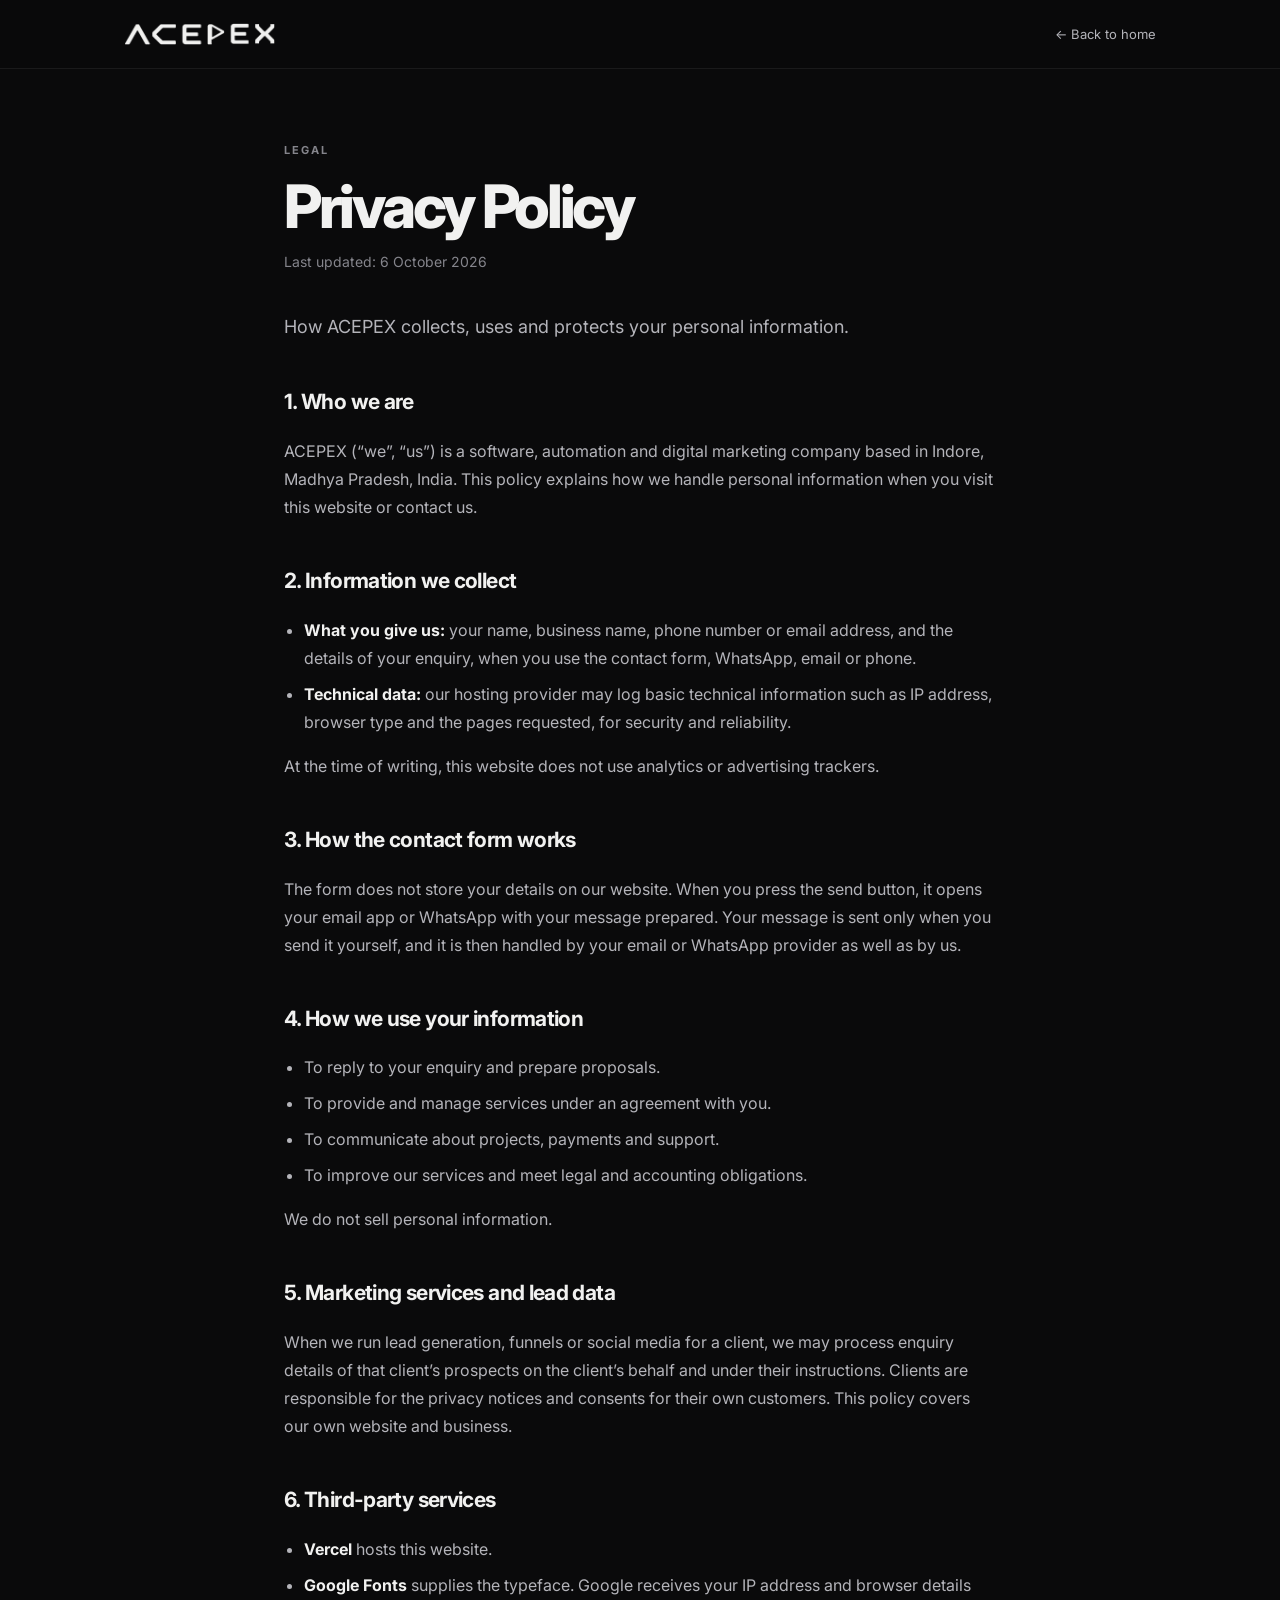
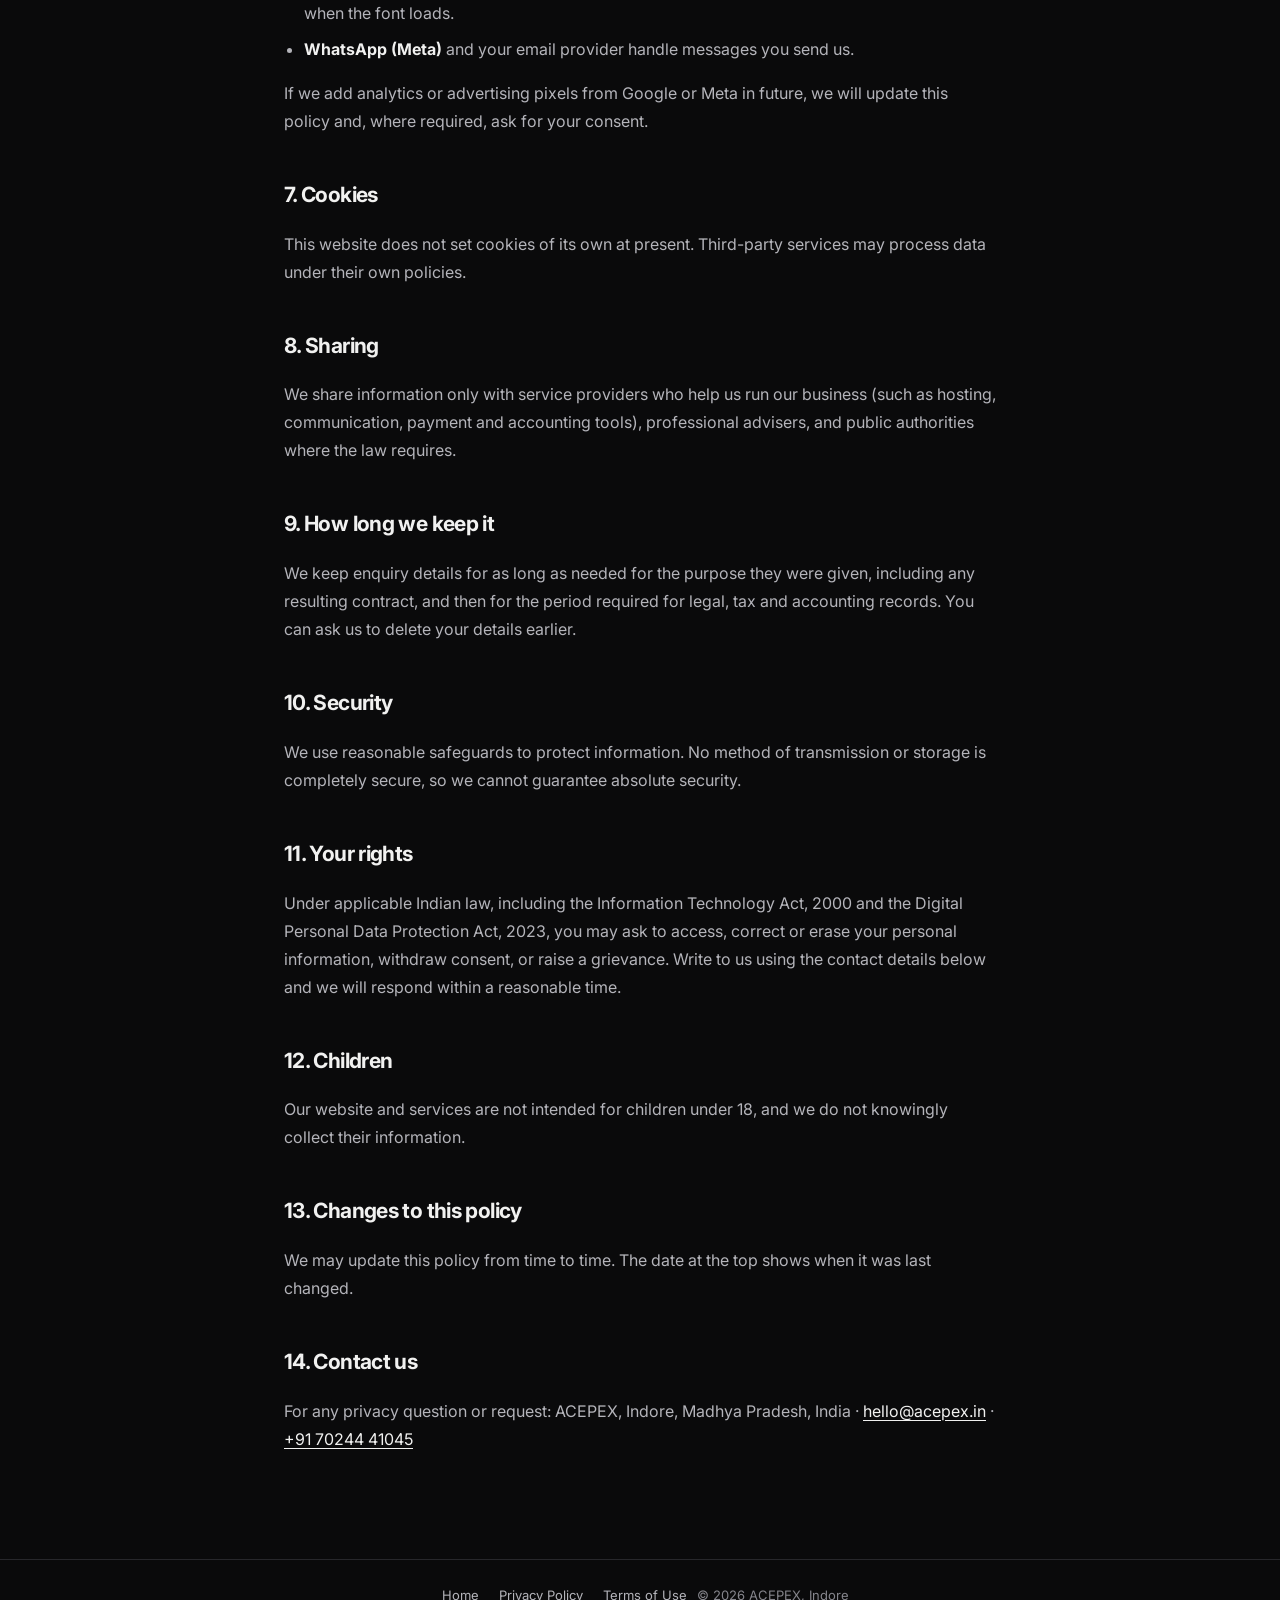
<file: privacy.html>
<!DOCTYPE html>
<html lang="en-IN"><head><meta charset="utf-8"><meta name="viewport" content="width=device-width, initial-scale=1, viewport-fit=cover"><meta name="color-scheme" content="dark">
<title>Privacy Policy – ACEPEX</title><meta name="description" content="How ACEPEX collects, uses and protects your personal information.">
<link rel="canonical" href="https://acepex.vercel.app/privacy"><meta name="robots" content="index,follow">
<link rel="icon" href="/favicon.ico" sizes="48x48"><link rel="icon" type="image/svg+xml" href="/favicon.svg"><link rel="apple-touch-icon" href="/apple-touch-icon.png"><meta name="theme-color" content="#0a0a0b">
<link rel="preconnect" href="https://fonts.googleapis.com"><link rel="preconnect" href="https://fonts.gstatic.com" crossorigin>
<link href="https://fonts.googleapis.com/css2?family=Inter:wght@400;500;600;700;800&display=swap" rel="stylesheet">
<style>:root{--wm:url([data-uri]);--bg:#0a0a0b;--text:#f1f1f0;--muted:#b4b4ba;--dim:#85858c;--line:#27272b;color-scheme:dark;padding-top:env(safe-area-inset-top,0px);padding-bottom:env(safe-area-inset-bottom,0px)}
*{box-sizing:border-box}html{scroll-behavior:smooth}body{margin:0;background:var(--bg);color:var(--text);font:400 16px/1.75 Inter,system-ui,-apple-system,"Segoe UI",sans-serif;-webkit-font-smoothing:antialiased}
a{color:var(--text);text-underline-offset:3px}:focus-visible{outline:2px solid #fff;outline-offset:3px;border-radius:4px}
header{position:sticky;top:0;z-index:5;background:rgba(10,10,11,.85);backdrop-filter:blur(16px);border-bottom:1px solid rgba(255,255,255,.07)}
.bar{max-width:1080px;margin:0 auto;padding:0 24px;height:68px;display:flex;align-items:center;justify-content:space-between}
.wm{display:block;height:22px;aspect-ratio:640/93;background:var(--text);-webkit-mask:var(--wm) center/contain no-repeat;mask:var(--wm) center/contain no-repeat}
.back{font-size:13px;color:var(--muted);text-decoration:none}.back:hover{color:#fff}
main{max-width:760px;margin:0 auto;padding:72px 24px 90px}
.eb{font-size:11px;letter-spacing:.18em;font-weight:700;color:var(--dim);text-transform:uppercase;margin:0 0 16px}
h1{font-size:clamp(38px,6vw,60px);line-height:1;letter-spacing:-.055em;margin:0 0 14px;font-weight:800}
.up{color:var(--dim);font-size:14px;margin:0 0 36px}.lead{color:var(--muted);font-size:18px;margin:0 0 20px}
h2{font-size:21px;letter-spacing:-.03em;margin:42px 0 8px;font-weight:700}
p,li{color:var(--muted)}ul{padding-left:20px}li{margin:8px 0}b{color:var(--text)}
footer{border-top:1px solid var(--line);padding:24px;text-align:center;color:var(--dim);font-size:13px}footer a{color:var(--muted);margin:0 10px}
@media(max-width:600px){main{padding:48px 20px 70px}.bar{padding:0 20px}}</style></head>
<body><header><div class="bar"><a href="/" aria-label="ACEPEX home"><span class="wm" role="img" aria-label="ACEPEX"></span></a><a class="back" href="/">← Back to home</a></div></header>
<main><p class="eb">Legal</p><h1>Privacy Policy</h1><p class="up">Last updated: 6 October 2026</p><p class="lead">How ACEPEX collects, uses and protects your personal information.</p><h2>1. Who we are</h2><p>ACEPEX (“we”, “us”) is a software, automation and digital marketing company based in Indore, Madhya Pradesh, India. This policy explains how we handle personal information when you visit this website or contact us.</p><h2>2. Information we collect</h2><ul><li><b>What you give us:</b> your name, business name, phone number or email address, and the details of your enquiry, when you use the contact form, WhatsApp, email or phone.</li><li><b>Technical data:</b> our hosting provider may log basic technical information such as IP address, browser type and the pages requested, for security and reliability.</li></ul><p>At the time of writing, this website does not use analytics or advertising trackers.</p><h2>3. How the contact form works</h2><p>The form does not store your details on our website. When you press the send button, it opens your email app or WhatsApp with your message prepared. Your message is sent only when you send it yourself, and it is then handled by your email or WhatsApp provider as well as by us.</p><h2>4. How we use your information</h2><ul><li>To reply to your enquiry and prepare proposals.</li><li>To provide and manage services under an agreement with you.</li><li>To communicate about projects, payments and support.</li><li>To improve our services and meet legal and accounting obligations.</li></ul><p>We do not sell personal information.</p><h2>5. Marketing services and lead data</h2><p>When we run lead generation, funnels or social media for a client, we may process enquiry details of that client’s prospects on the client’s behalf and under their instructions. Clients are responsible for the privacy notices and consents for their own customers. This policy covers our own website and business.</p><h2>6. Third-party services</h2><ul><li><b>Vercel</b> hosts this website.</li><li><b>Google Fonts</b> supplies the typeface. Google receives your IP address and browser details when the font loads.</li><li><b>WhatsApp (Meta)</b> and your email provider handle messages you send us.</li></ul><p>If we add analytics or advertising pixels from Google or Meta in future, we will update this policy and, where required, ask for your consent.</p><h2>7. Cookies</h2><p>This website does not set cookies of its own at present. Third-party services may process data under their own policies.</p><h2>8. Sharing</h2><p>We share information only with service providers who help us run our business (such as hosting, communication, payment and accounting tools), professional advisers, and public authorities where the law requires.</p><h2>9. How long we keep it</h2><p>We keep enquiry details for as long as needed for the purpose they were given, including any resulting contract, and then for the period required for legal, tax and accounting records. You can ask us to delete your details earlier.</p><h2>10. Security</h2><p>We use reasonable safeguards to protect information. No method of transmission or storage is completely secure, so we cannot guarantee absolute security.</p><h2>11. Your rights</h2><p>Under applicable Indian law, including the Information Technology Act, 2000 and the Digital Personal Data Protection Act, 2023, you may ask to access, correct or erase your personal information, withdraw consent, or raise a grievance. Write to us using the contact details below and we will respond within a reasonable time.</p><h2>12. Children</h2><p>Our website and services are not intended for children under 18, and we do not knowingly collect their information.</p><h2>13. Changes to this policy</h2><p>We may update this policy from time to time. The date at the top shows when it was last changed.</p><h2>14. Contact us</h2><p>For any privacy question or request: ACEPEX, Indore, Madhya Pradesh, India · <a href="mailto:hello@acepex.in">hello@acepex.in</a> · <a href="https://wa.me/917024441045">+91 70244 41045</a></p></main>
<footer><a href="/">Home</a><a href="/privacy">Privacy Policy</a><a href="/terms">Terms of Use</a><span>© 2026 ACEPEX, Indore</span></footer></body></html>
</file>
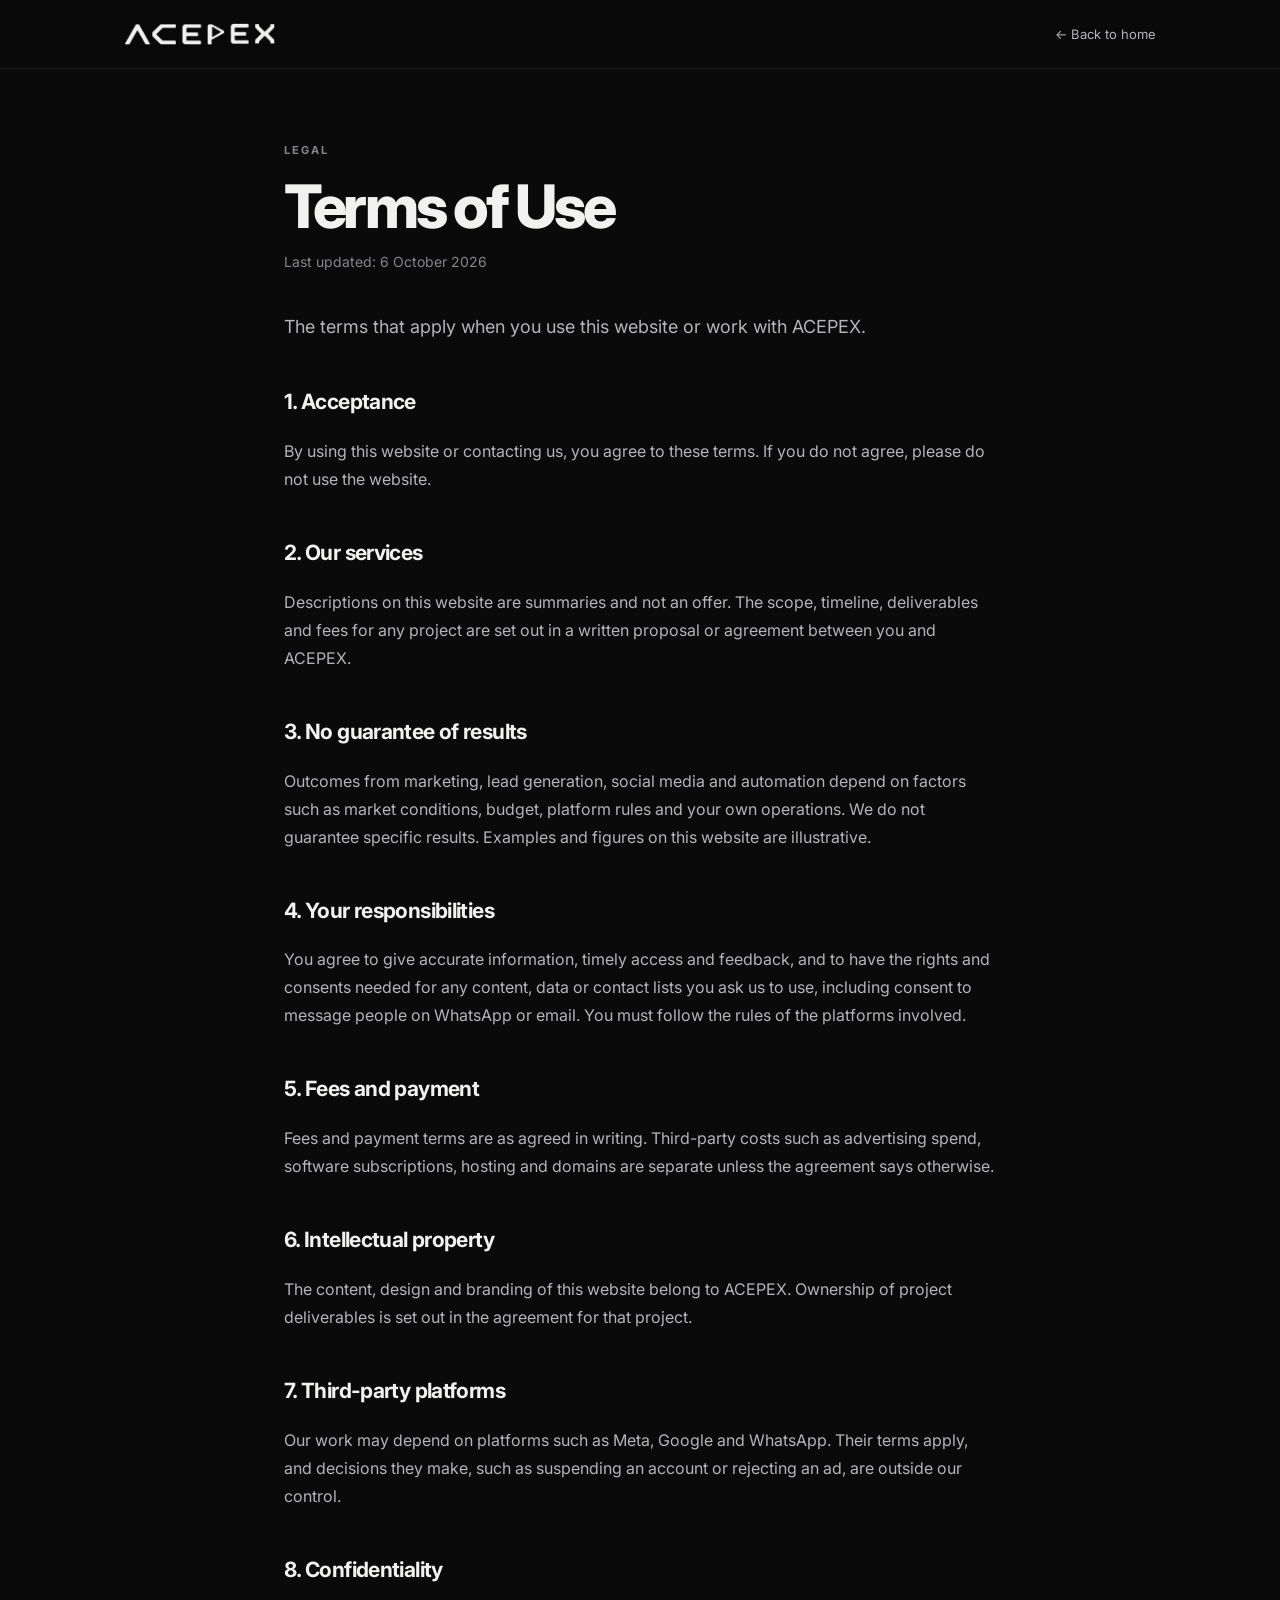
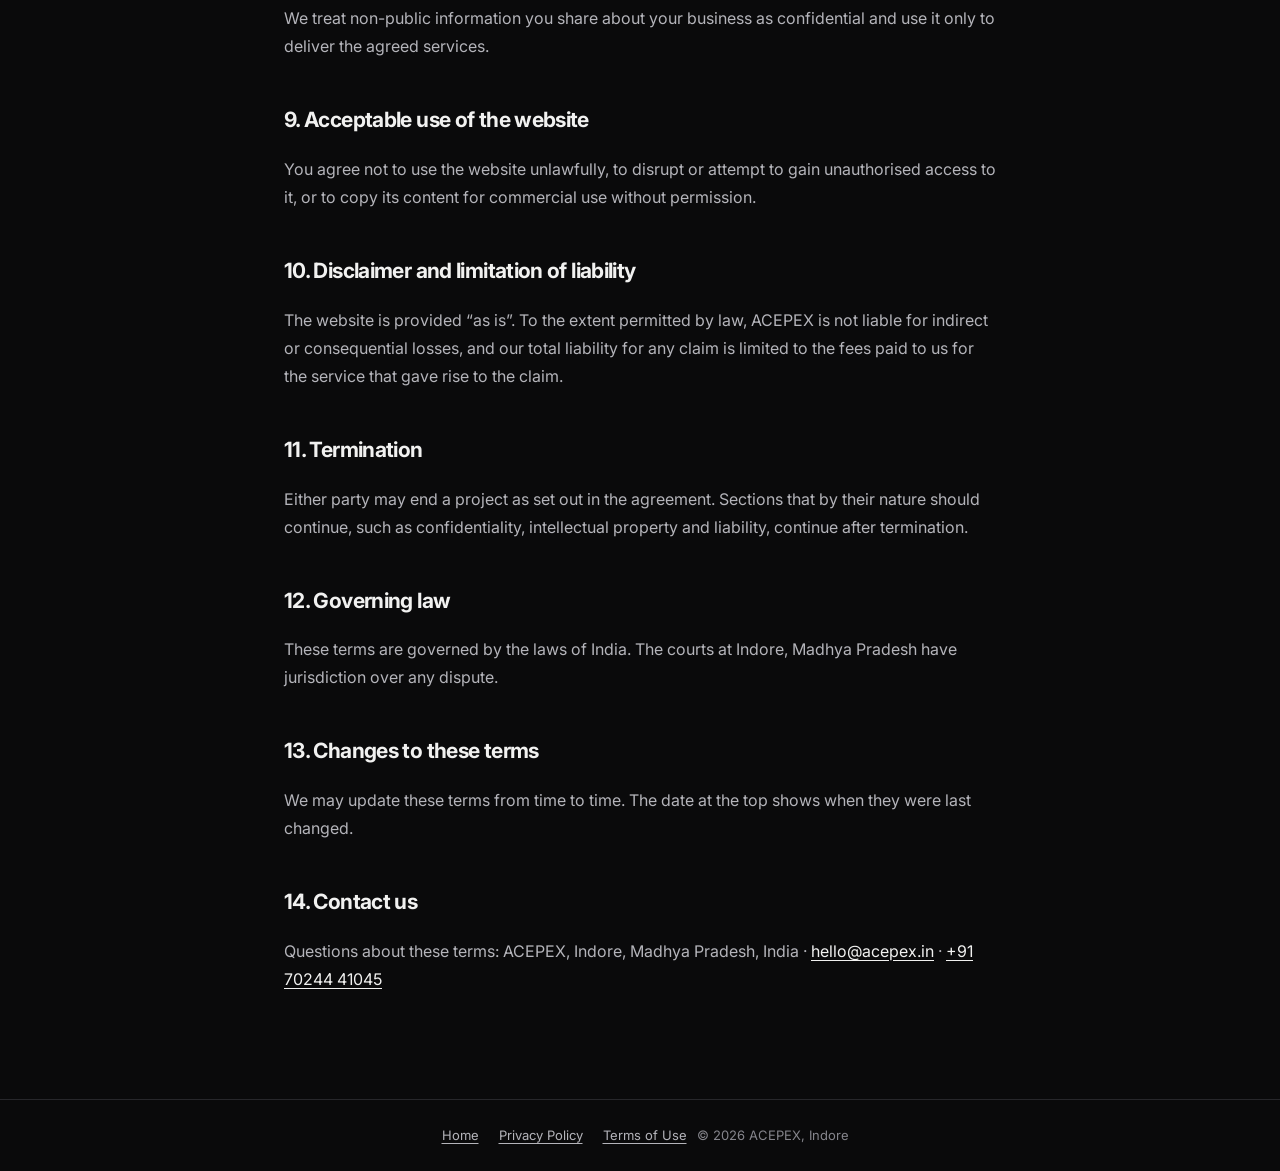
<file: terms.html>
<!DOCTYPE html>
<html lang="en-IN"><head><meta charset="utf-8"><meta name="viewport" content="width=device-width, initial-scale=1, viewport-fit=cover"><meta name="color-scheme" content="dark">
<title>Terms of Use – ACEPEX</title><meta name="description" content="The terms that apply when you use this website or work with ACEPEX.">
<link rel="canonical" href="https://acepex.vercel.app/terms"><meta name="robots" content="index,follow">
<link rel="icon" href="/favicon.ico" sizes="48x48"><link rel="icon" type="image/svg+xml" href="/favicon.svg"><link rel="apple-touch-icon" href="/apple-touch-icon.png"><meta name="theme-color" content="#0a0a0b">
<link rel="preconnect" href="https://fonts.googleapis.com"><link rel="preconnect" href="https://fonts.gstatic.com" crossorigin>
<link href="https://fonts.googleapis.com/css2?family=Inter:wght@400;500;600;700;800&display=swap" rel="stylesheet">
<style>:root{--wm:url([data-uri]);--bg:#0a0a0b;--text:#f1f1f0;--muted:#b4b4ba;--dim:#85858c;--line:#27272b;color-scheme:dark;padding-top:env(safe-area-inset-top,0px);padding-bottom:env(safe-area-inset-bottom,0px)}
*{box-sizing:border-box}html{scroll-behavior:smooth}body{margin:0;background:var(--bg);color:var(--text);font:400 16px/1.75 Inter,system-ui,-apple-system,"Segoe UI",sans-serif;-webkit-font-smoothing:antialiased}
a{color:var(--text);text-underline-offset:3px}:focus-visible{outline:2px solid #fff;outline-offset:3px;border-radius:4px}
header{position:sticky;top:0;z-index:5;background:rgba(10,10,11,.85);backdrop-filter:blur(16px);border-bottom:1px solid rgba(255,255,255,.07)}
.bar{max-width:1080px;margin:0 auto;padding:0 24px;height:68px;display:flex;align-items:center;justify-content:space-between}
.wm{display:block;height:22px;aspect-ratio:640/93;background:var(--text);-webkit-mask:var(--wm) center/contain no-repeat;mask:var(--wm) center/contain no-repeat}
.back{font-size:13px;color:var(--muted);text-decoration:none}.back:hover{color:#fff}
main{max-width:760px;margin:0 auto;padding:72px 24px 90px}
.eb{font-size:11px;letter-spacing:.18em;font-weight:700;color:var(--dim);text-transform:uppercase;margin:0 0 16px}
h1{font-size:clamp(38px,6vw,60px);line-height:1;letter-spacing:-.055em;margin:0 0 14px;font-weight:800}
.up{color:var(--dim);font-size:14px;margin:0 0 36px}.lead{color:var(--muted);font-size:18px;margin:0 0 20px}
h2{font-size:21px;letter-spacing:-.03em;margin:42px 0 8px;font-weight:700}
p,li{color:var(--muted)}ul{padding-left:20px}li{margin:8px 0}b{color:var(--text)}
footer{border-top:1px solid var(--line);padding:24px;text-align:center;color:var(--dim);font-size:13px}footer a{color:var(--muted);margin:0 10px}
@media(max-width:600px){main{padding:48px 20px 70px}.bar{padding:0 20px}}</style></head>
<body><header><div class="bar"><a href="/" aria-label="ACEPEX home"><span class="wm" role="img" aria-label="ACEPEX"></span></a><a class="back" href="/">← Back to home</a></div></header>
<main><p class="eb">Legal</p><h1>Terms of Use</h1><p class="up">Last updated: 6 October 2026</p><p class="lead">The terms that apply when you use this website or work with ACEPEX.</p><h2>1. Acceptance</h2><p>By using this website or contacting us, you agree to these terms. If you do not agree, please do not use the website.</p><h2>2. Our services</h2><p>Descriptions on this website are summaries and not an offer. The scope, timeline, deliverables and fees for any project are set out in a written proposal or agreement between you and ACEPEX.</p><h2>3. No guarantee of results</h2><p>Outcomes from marketing, lead generation, social media and automation depend on factors such as market conditions, budget, platform rules and your own operations. We do not guarantee specific results. Examples and figures on this website are illustrative.</p><h2>4. Your responsibilities</h2><p>You agree to give accurate information, timely access and feedback, and to have the rights and consents needed for any content, data or contact lists you ask us to use, including consent to message people on WhatsApp or email. You must follow the rules of the platforms involved.</p><h2>5. Fees and payment</h2><p>Fees and payment terms are as agreed in writing. Third-party costs such as advertising spend, software subscriptions, hosting and domains are separate unless the agreement says otherwise.</p><h2>6. Intellectual property</h2><p>The content, design and branding of this website belong to ACEPEX. Ownership of project deliverables is set out in the agreement for that project.</p><h2>7. Third-party platforms</h2><p>Our work may depend on platforms such as Meta, Google and WhatsApp. Their terms apply, and decisions they make, such as suspending an account or rejecting an ad, are outside our control.</p><h2>8. Confidentiality</h2><p>We treat non-public information you share about your business as confidential and use it only to deliver the agreed services.</p><h2>9. Acceptable use of the website</h2><p>You agree not to use the website unlawfully, to disrupt or attempt to gain unauthorised access to it, or to copy its content for commercial use without permission.</p><h2>10. Disclaimer and limitation of liability</h2><p>The website is provided “as is”. To the extent permitted by law, ACEPEX is not liable for indirect or consequential losses, and our total liability for any claim is limited to the fees paid to us for the service that gave rise to the claim.</p><h2>11. Termination</h2><p>Either party may end a project as set out in the agreement. Sections that by their nature should continue, such as confidentiality, intellectual property and liability, continue after termination.</p><h2>12. Governing law</h2><p>These terms are governed by the laws of India. The courts at Indore, Madhya Pradesh have jurisdiction over any dispute.</p><h2>13. Changes to these terms</h2><p>We may update these terms from time to time. The date at the top shows when they were last changed.</p><h2>14. Contact us</h2><p>Questions about these terms: ACEPEX, Indore, Madhya Pradesh, India · <a href="mailto:hello@acepex.in">hello@acepex.in</a> · <a href="https://wa.me/917024441045">+91 70244 41045</a></p></main>
<footer><a href="/">Home</a><a href="/privacy">Privacy Policy</a><a href="/terms">Terms of Use</a><span>© 2026 ACEPEX, Indore</span></footer></body></html>
</file>
